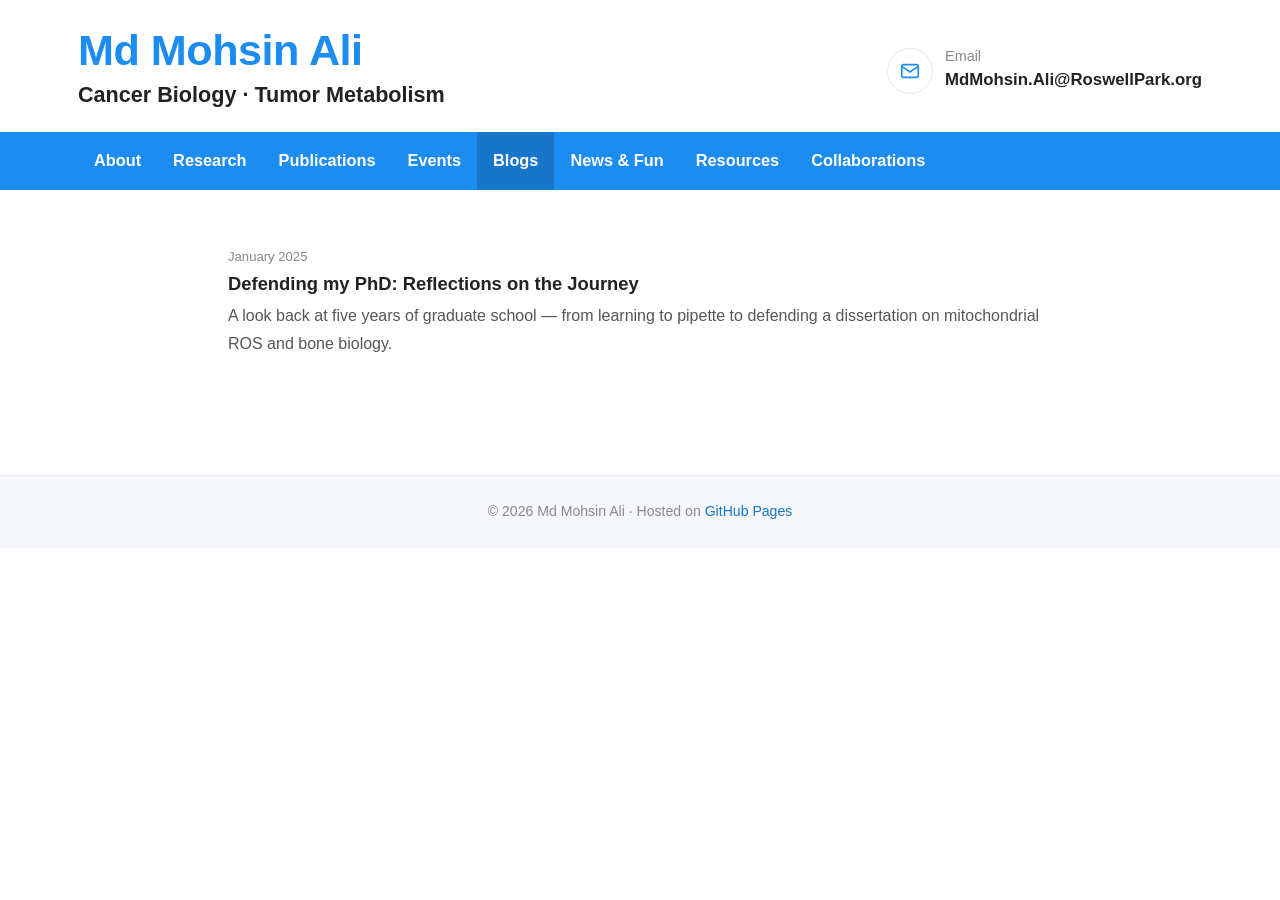
<file: Blog.html>
<!DOCTYPE html>
<html lang="en">
<head>
<meta charset="utf-8" />
<meta name="viewport" content="width=device-width, initial-scale=1" />
<title>Blog — Md Mohsin Ali</title>
<link rel="stylesheet" href="style.css" />
<link rel="icon" href="data:image/svg+xml,%3Csvg xmlns='http://www.w3.org/2000/svg' viewBox='0 0 64 64'%3E%3Crect width='64' height='64' rx='14' fill='%231c8cf0'/%3E%3Ctext x='50%25' y='54%25' font-family='system-ui,sans-serif' font-size='32' font-weight='700' fill='%23fff' text-anchor='middle' dominant-baseline='middle'%3EMA%3C/text%3E%3C/svg%3E" />
</head>
<body>
<header class="site-header">
  <div class="site-title">
    <h1>Md Mohsin Ali</h1>
    <p class="subtitle">Cancer Biology &middot; Tumor Metabolism</p>
  </div>
  <div class="header-contact">
    <span class="icon">
      <svg viewBox="0 0 24 24" fill="none" stroke="currentColor" stroke-width="1.8"><rect x="3" y="5" width="18" height="14" rx="2"/><path d="m3 7 9 6 9-6"/></svg>
    </span>
    <span>
      <div class="label">Email</div>
      <div class="value"><a href="mailto:MdMohsin.Ali@RoswellPark.org">MdMohsin.Ali@RoswellPark.org</a></div>
    </span>
  </div>
</header>

<nav class="navbar">
  <div class="navbar-inner">
    <div class="nav-links">
      <a href="index.html">About</a>
      <a href="research.html">Research</a>
      <a href="Publications.html">Publications</a>
      <a href="Events.html">Events</a>
      <a href="Blog.html" class="active">Blogs</a>
      <a href="News & Fun.html">News & Fun</a>
      <a href="Resources.html">Resources</a>
      <a href="Collaborations.html">Collaborations</a>
    </div>
    <button class="burger" aria-label="Menu" onclick="this.parentElement.querySelector('.nav-links').classList.toggle('open')">
      <svg width="24" height="24" viewBox="0 0 24 24" fill="none" stroke="currentColor" stroke-width="2"><path d="M4 6h16M4 12h16M4 18h16"/></svg>
    </button>
  </div>
</nav>
<div class="container">

  <div class="blog-card">
    <div class="date">January 2025</div>
    <h3><a href="#">Defending my PhD: Reflections on the Journey</a></h3>
    <p>A look back at five years of graduate school — from learning to pipette to defending a dissertation on mitochondrial ROS and bone biology.</p>
  </div>

  <!-- EDIT: add blog posts by copying the blog-card block above. -->
</div>
<footer class="site-footer">&copy; <script>document.write(new Date().getFullYear())</script> Md Mohsin Ali &middot; Hosted on <a href="https://pages.github.com/" target="_blank">GitHub Pages</a></footer>
</body></html>
</file>
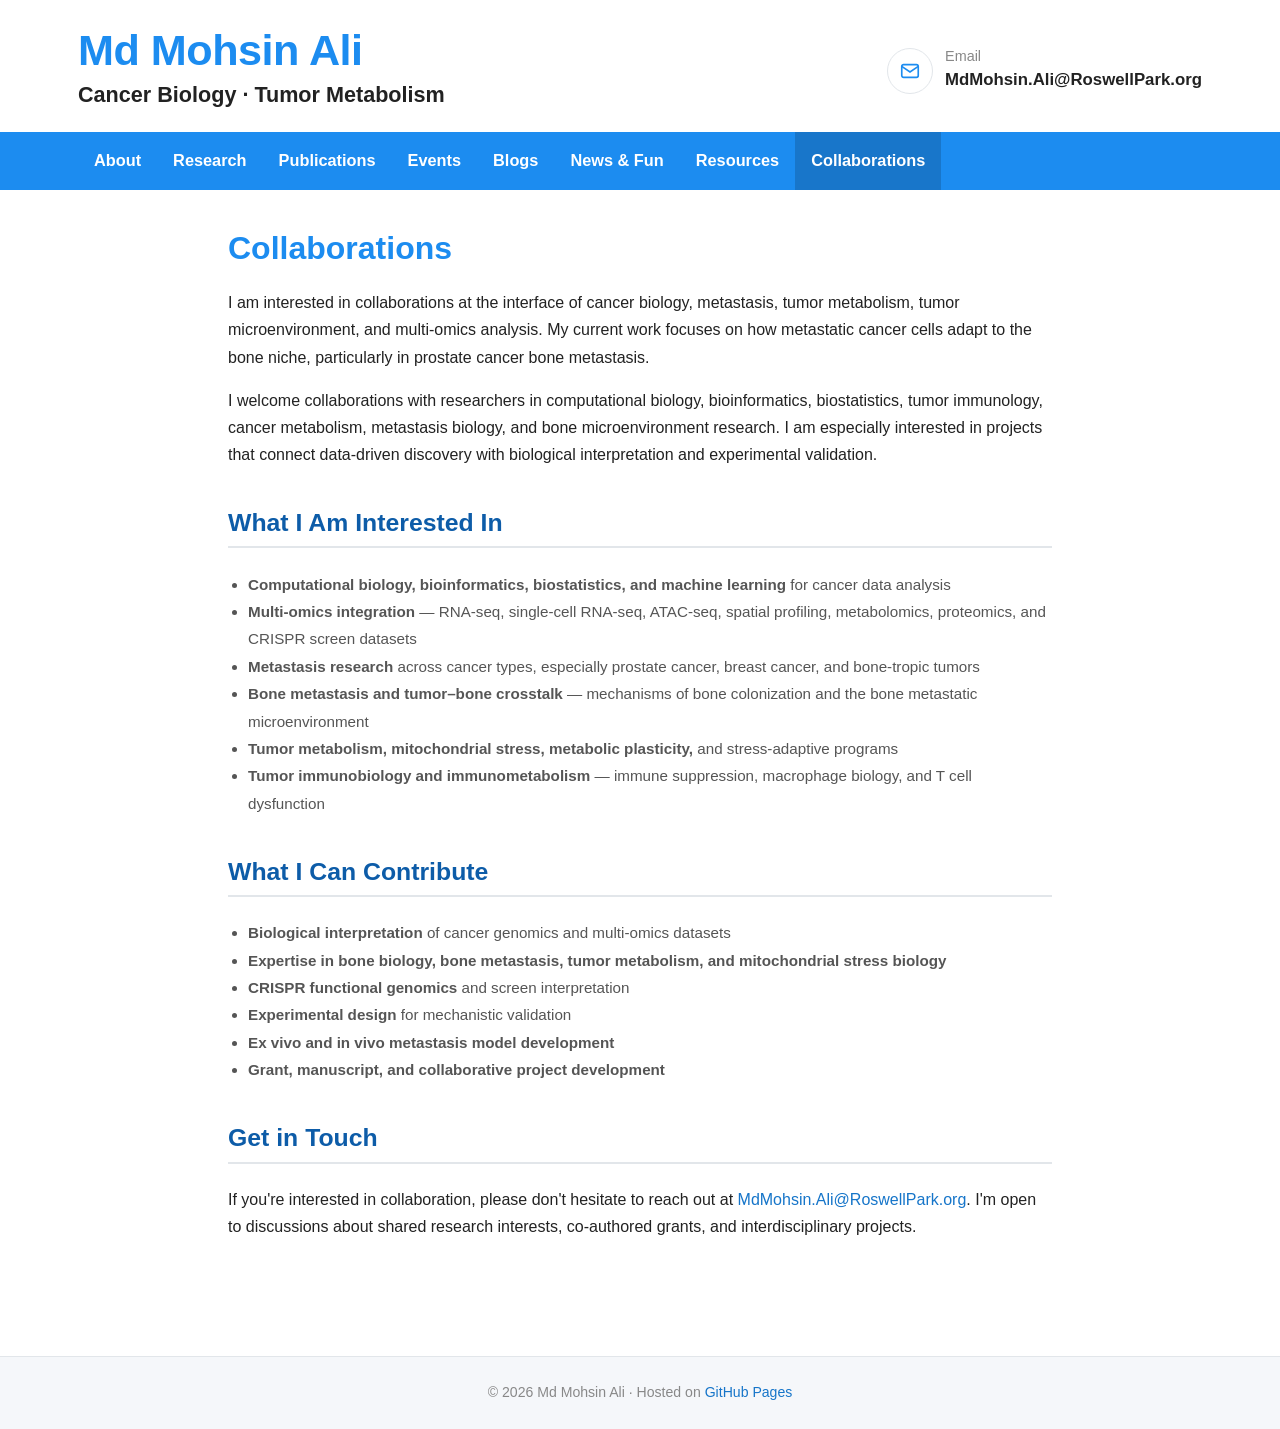
<file: Collaborations.html>
<!DOCTYPE html>
<html lang="en">
<head>
<meta charset="utf-8" />
<meta name="viewport" content="width=device-width, initial-scale=1" />
<title>Collaborations — Md Mohsin Ali</title>
<link rel="stylesheet" href="style.css" />
<link rel="icon" href="data:image/svg+xml,%3Csvg xmlns='http://www.w3.org/2000/svg' viewBox='0 0 64 64'%3E%3Crect width='64' height='64' rx='14' fill='%231c8cf0'/%3E%3Ctext x='50%25' y='54%25' font-family='system-ui,sans-serif' font-size='32' font-weight='700' fill='%23fff' text-anchor='middle' dominant-baseline='middle'%3EMA%3C/text%3E%3C/svg%3E" />
</head>
<body>
<header class="site-header">
  <div class="site-title">
    <h1>Md Mohsin Ali</h1>
    <p class="subtitle">Cancer Biology &middot; Tumor Metabolism</p>
  </div>
  <div class="header-contact">
    <span class="icon">
      <svg viewBox="0 0 24 24" fill="none" stroke="currentColor" stroke-width="1.8"><rect x="3" y="5" width="18" height="14" rx="2"/><path d="m3 7 9 6 9-6"/></svg>
    </span>
    <span>
      <div class="label">Email</div>
      <div class="value"><a href="mailto:MdMohsin.Ali@RoswellPark.org">MdMohsin.Ali@RoswellPark.org</a></div>
    </span>
  </div>
</header>

<nav class="navbar">
  <div class="navbar-inner">
    <div class="nav-links">
      <a href="index.html">About</a>
      <a href="research.html">Research</a>
      <a href="Publications.html">Publications</a>
      <a href="Events.html">Events</a>
      <a href="Blog.html">Blogs</a>
      <a href="News & Fun.html">News & Fun</a>
      <a href="Resources.html">Resources</a>
      <a href="Collaborations.html" class="active">Collaborations</a>
    </div>
    <button class="burger" aria-label="Menu" onclick="this.parentElement.querySelector('.nav-links').classList.toggle('open')">
      <svg width="24" height="24" viewBox="0 0 24 24" fill="none" stroke="currentColor" stroke-width="2"><path d="M4 6h16M4 12h16M4 18h16"/></svg>
    </button>
  </div>
</nav>
<div class="container">
  <h1 style="color:#1c8cf0">Collaborations</h1>

  <p>I am interested in collaborations at the interface of cancer biology, metastasis, tumor metabolism, tumor microenvironment, and multi-omics analysis. My current work focuses on how metastatic cancer cells adapt to the bone niche, particularly in prostate cancer bone metastasis.</p>

  <p>I welcome collaborations with researchers in computational biology, bioinformatics, biostatistics, tumor immunology, cancer metabolism, metastasis biology, and bone microenvironment research. I am especially interested in projects that connect data-driven discovery with biological interpretation and experimental validation.</p>

  <h2 class="section-title">What I Am Interested In</h2>
  <ul style="color: var(--text-2); font-size: .95rem; line-height: 1.8; padding-left: 20px;">
    <li><strong>Computational biology, bioinformatics, biostatistics, and machine learning</strong> for cancer data analysis</li>
    <li><strong>Multi-omics integration</strong> — RNA-seq, single-cell RNA-seq, ATAC-seq, spatial profiling, metabolomics, proteomics, and CRISPR screen datasets</li>
    <li><strong>Metastasis research</strong> across cancer types, especially prostate cancer, breast cancer, and bone-tropic tumors</li>
    <li><strong>Bone metastasis and tumor–bone crosstalk</strong> — mechanisms of bone colonization and the bone metastatic microenvironment</li>
    <li><strong>Tumor metabolism, mitochondrial stress, metabolic plasticity,</strong> and stress-adaptive programs</li>
    <li><strong>Tumor immunobiology and immunometabolism</strong> — immune suppression, macrophage biology, and T cell dysfunction</li>
  </ul>

  <h2 class="section-title">What I Can Contribute</h2>
  <ul style="color: var(--text-2); font-size: .95rem; line-height: 1.8; padding-left: 20px;">
    <li><strong>Biological interpretation</strong> of cancer genomics and multi-omics datasets</li>
    <li><strong>Expertise in bone biology, bone metastasis, tumor metabolism, and mitochondrial stress biology</strong></li>
    <li><strong>CRISPR functional genomics</strong> and screen interpretation</li>
    <li><strong>Experimental design</strong> for mechanistic validation</li>
    <li><strong>Ex vivo and in vivo metastasis model development</strong></li>
    <li><strong>Grant, manuscript, and collaborative project development</strong></li>
  </ul>
  <h2 class="section-title">Get in Touch</h2>
  <p>If you're interested in collaboration, please don't hesitate to reach out at <a href="mailto:MdMohsin.Ali@RoswellPark.org">MdMohsin.Ali@RoswellPark.org</a>. I'm open to discussions about shared research interests, co-authored grants, and interdisciplinary projects.</p>

</div>
<footer class="site-footer">&copy; <script>document.write(new Date().getFullYear())</script> Md Mohsin Ali &middot; Hosted on <a href="https://pages.github.com/" target="_blank">GitHub Pages</a></footer>
</body></html>
</file>
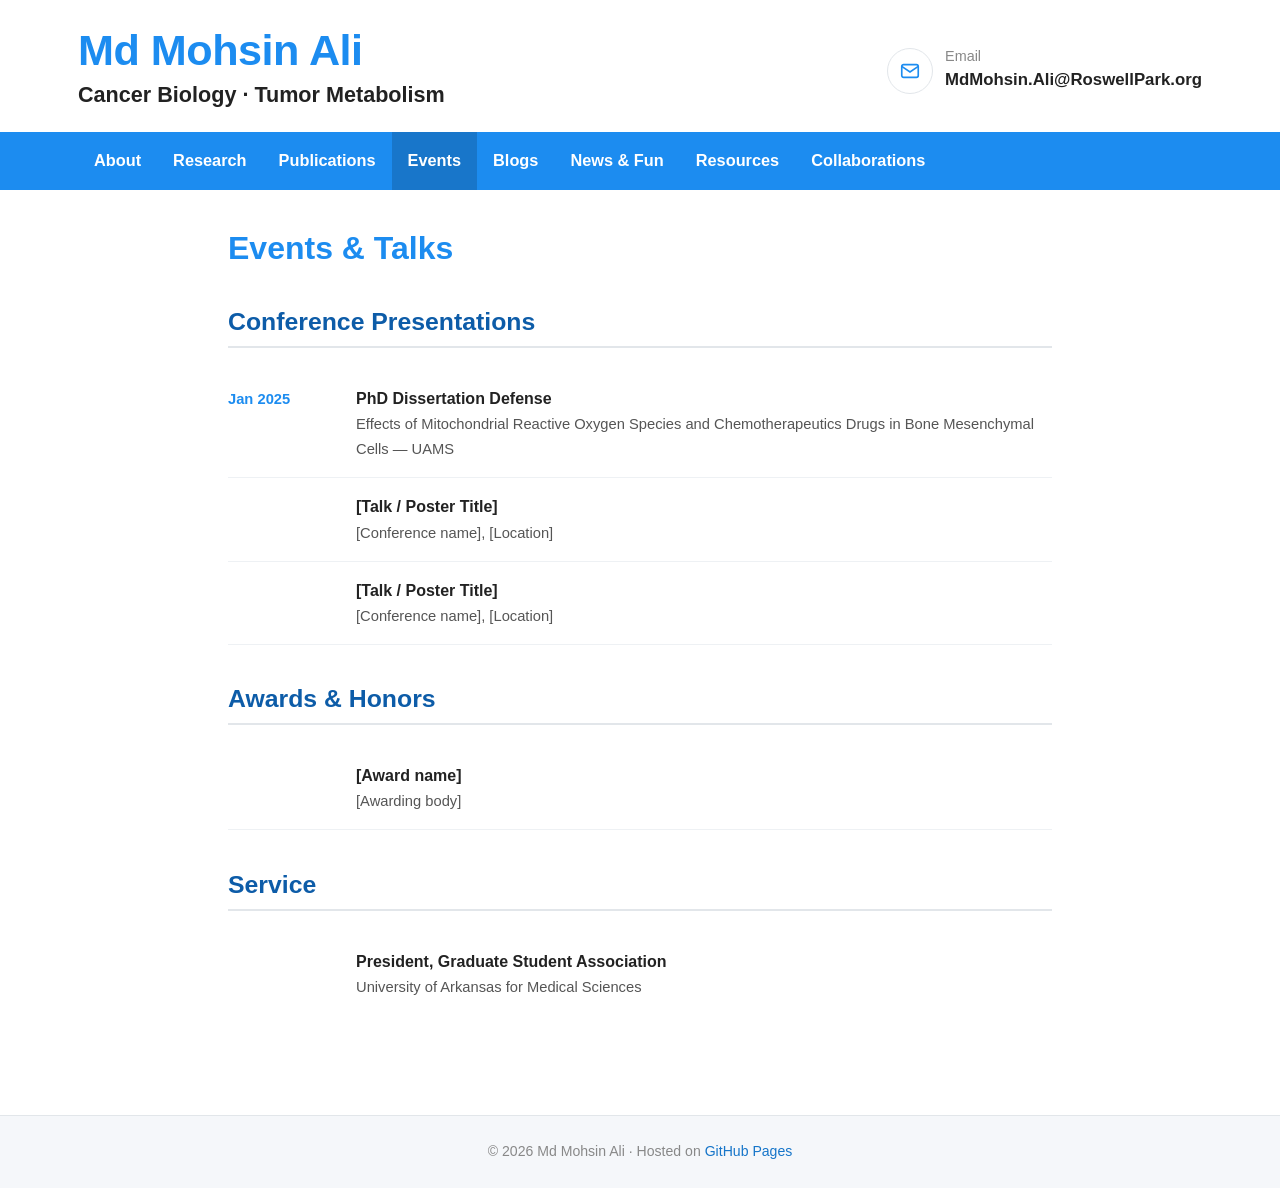
<file: Events.html>
<!DOCTYPE html>
<html lang="en">
<head>
<meta charset="utf-8" />
<meta name="viewport" content="width=device-width, initial-scale=1" />
<title>Events — Md Mohsin Ali</title>
<link rel="stylesheet" href="style.css" />
<link rel="icon" href="data:image/svg+xml,%3Csvg xmlns='http://www.w3.org/2000/svg' viewBox='0 0 64 64'%3E%3Crect width='64' height='64' rx='14' fill='%231c8cf0'/%3E%3Ctext x='50%25' y='54%25' font-family='system-ui,sans-serif' font-size='32' font-weight='700' fill='%23fff' text-anchor='middle' dominant-baseline='middle'%3EMA%3C/text%3E%3C/svg%3E" />
</head>
<body>
<header class="site-header">
  <div class="site-title">
    <h1>Md Mohsin Ali</h1>
    <p class="subtitle">Cancer Biology &middot; Tumor Metabolism</p>
  </div>
  <div class="header-contact">
    <span class="icon">
      <svg viewBox="0 0 24 24" fill="none" stroke="currentColor" stroke-width="1.8"><rect x="3" y="5" width="18" height="14" rx="2"/><path d="m3 7 9 6 9-6"/></svg>
    </span>
    <span>
      <div class="label">Email</div>
      <div class="value"><a href="mailto:MdMohsin.Ali@RoswellPark.org">MdMohsin.Ali@RoswellPark.org</a></div>
    </span>
  </div>
</header>

<nav class="navbar">
  <div class="navbar-inner">
    <div class="nav-links">
      <a href="index.html">About</a>
      <a href="research.html">Research</a>
      <a href="Publications.html">Publications</a>
      <a href="Events.html" class="active">Events</a>
      <a href="Blog.html">Blogs</a>
      <a href="News & Fun.html">News & Fun</a>
      <a href="Resources.html">Resources</a>
      <a href="Collaborations.html">Collaborations</a>
    </div>
    <button class="burger" aria-label="Menu" onclick="this.parentElement.querySelector('.nav-links').classList.toggle('open')">
      <svg width="24" height="24" viewBox="0 0 24 24" fill="none" stroke="currentColor" stroke-width="2"><path d="M4 6h16M4 12h16M4 18h16"/></svg>
    </button>
  </div>
</nav>
<div class="container">
  <h1 style="color:#1c8cf0">Events &amp; Talks</h1>

  <h2 class="section-title">Conference Presentations</h2>
  <div class="event-row">
    <div class="when">Jan 2025</div>
    <div class="what"><strong>PhD Dissertation Defense</strong><div class="sub">Effects of Mitochondrial Reactive Oxygen Species and Chemotherapeutics Drugs in Bone Mesenchymal Cells — UAMS</div></div>
  </div>
  <div class="event-row">
    <div class="when"><!-- EDIT date --></div>
    <div class="what"><strong>[Talk / Poster Title]</strong><div class="sub">[Conference name], [Location]</div></div>
  </div>
  <div class="event-row">
    <div class="when"><!-- EDIT --></div>
    <div class="what"><strong>[Talk / Poster Title]</strong><div class="sub">[Conference name], [Location]</div></div>
  </div>

  <h2 class="section-title">Awards &amp; Honors</h2>
  <div class="event-row">
    <div class="when"><!-- EDIT --></div>
    <div class="what"><strong>[Award name]</strong><div class="sub">[Awarding body]</div></div>
  </div>

  <h2 class="section-title">Service</h2>
  <div class="event-row">
    <div class="when"><!-- EDIT --></div>
    <div class="what"><strong>President, Graduate Student Association</strong><div class="sub">University of Arkansas for Medical Sciences</div></div>
  </div>
</div>
<footer class="site-footer">&copy; <script>document.write(new Date().getFullYear())</script> Md Mohsin Ali &middot; Hosted on <a href="https://pages.github.com/" target="_blank">GitHub Pages</a></footer>
</body></html>
</file>
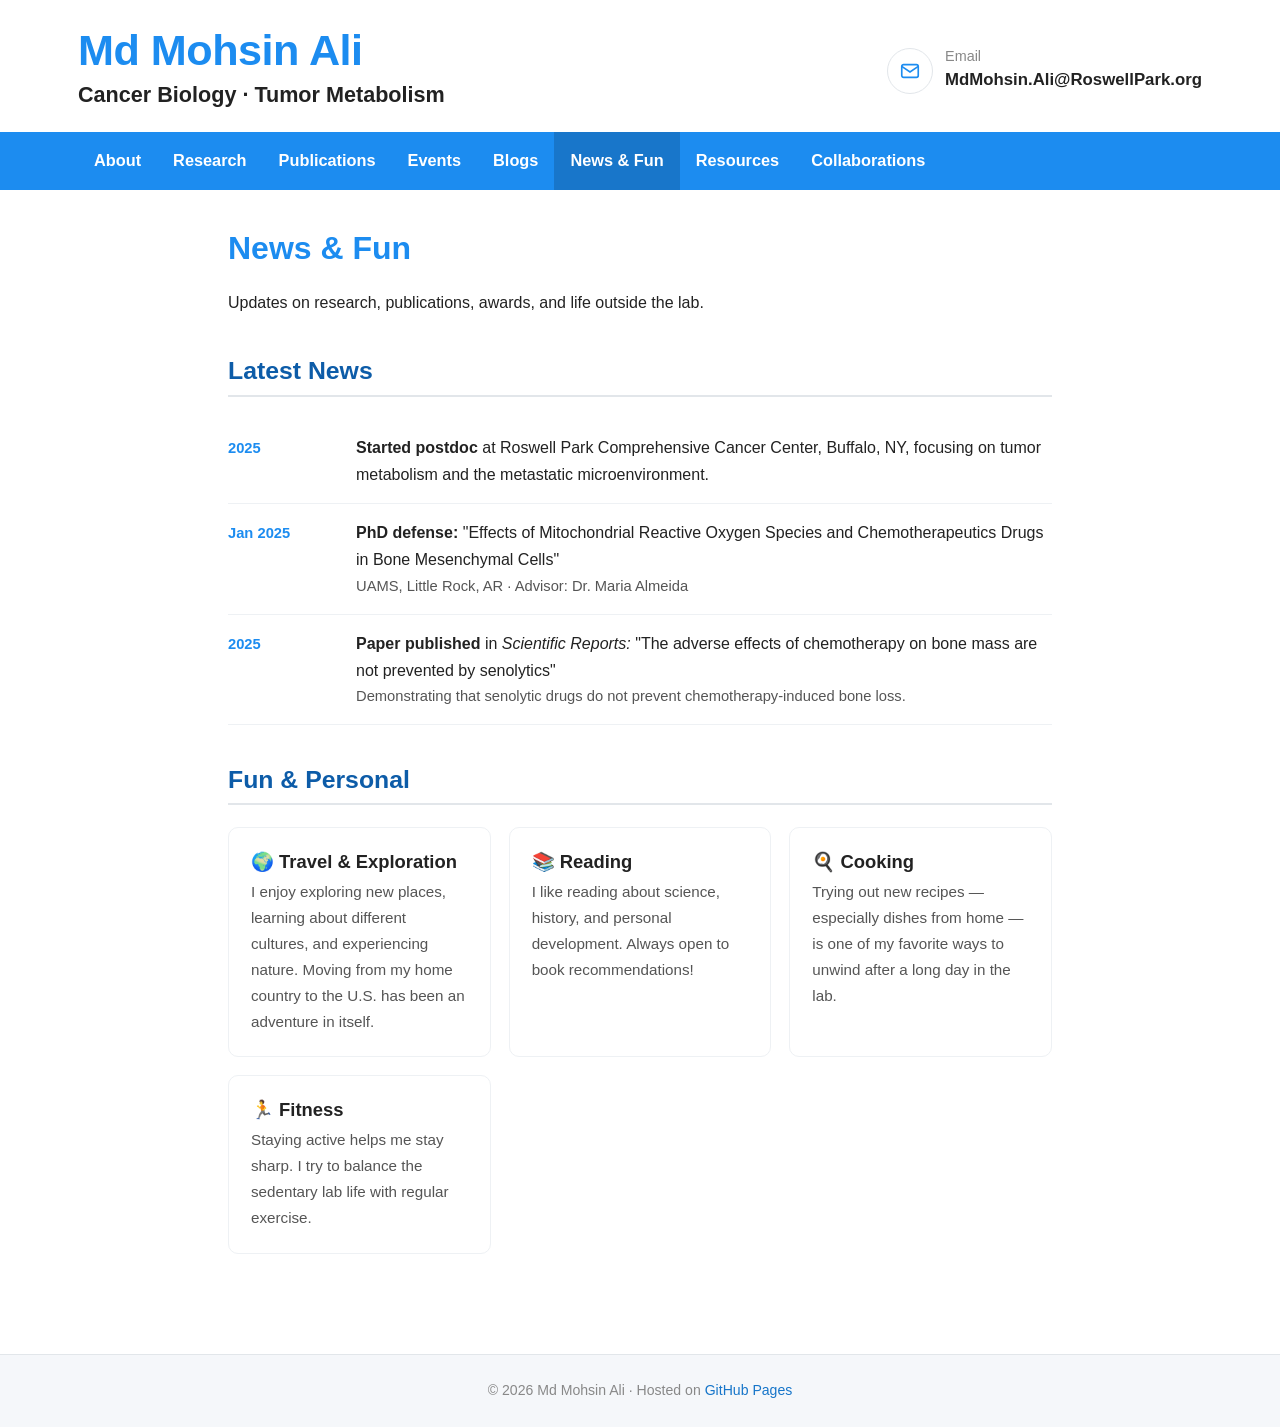
<file: News & Fun.html>
<!DOCTYPE html>
<html lang="en">
<head>
<meta charset="utf-8" />
<meta name="viewport" content="width=device-width, initial-scale=1" />
<title>News & Fun — Md Mohsin Ali</title>
<link rel="stylesheet" href="style.css" />
<link rel="icon" href="data:image/svg+xml,%3Csvg xmlns='http://www.w3.org/2000/svg' viewBox='0 0 64 64'%3E%3Crect width='64' height='64' rx='14' fill='%231c8cf0'/%3E%3Ctext x='50%25' y='54%25' font-family='system-ui,sans-serif' font-size='32' font-weight='700' fill='%23fff' text-anchor='middle' dominant-baseline='middle'%3EMA%3C/text%3E%3C/svg%3E" />
</head>
<body>

<header class="site-header">
  <div class="site-title">
    <h1>Md Mohsin Ali</h1>
    <p class="subtitle">Cancer Biology &middot; Tumor Metabolism</p>
  </div>
  <div class="header-contact">
    <span class="icon">
      <svg viewBox="0 0 24 24" fill="none" stroke="currentColor" stroke-width="1.8"><rect x="3" y="5" width="18" height="14" rx="2"/><path d="m3 7 9 6 9-6"/></svg>
    </span>
    <span>
      <div class="label">Email</div>
      <div class="value"><a href="mailto:MdMohsin.Ali@RoswellPark.org">MdMohsin.Ali@RoswellPark.org</a></div>
    </span>
  </div>
</header>

<nav class="navbar">
  <div class="navbar-inner">
    <div class="nav-links">
      <a href="index.html">About</a>
      <a href="research.html">Research</a>
      <a href="Publications.html">Publications</a>
      <a href="Events.html">Events</a>
      <a href="Blog.html">Blogs</a>
      <a href="News & Fun.html" class="active">News & Fun</a>
      <a href="Resources.html">Resources</a>
      <a href="Collaborations.html">Collaborations</a>
    </div>
    <button class="burger" aria-label="Menu" onclick="this.parentElement.querySelector('.nav-links').classList.toggle('open')">
      <svg width="24" height="24" viewBox="0 0 24 24" fill="none" stroke="currentColor" stroke-width="2"><path d="M4 6h16M4 12h16M4 18h16"/></svg>
    </button>
  </div>
</nav>

<div class="container">
  <h1 style="color:#1c8cf0">News & Fun</h1>
  <p>Updates on research, publications, awards, and life outside the lab.</p>

  <h2 class="section-title">Latest News</h2>
  
  <div class="event-row">
    <div class="when">2025</div>
    <div class="what">
      <strong>Started postdoc</strong> at Roswell Park Comprehensive Cancer Center, Buffalo, NY, focusing on tumor metabolism and the metastatic microenvironment.
    </div>
  </div>

  <div class="event-row">
    <div class="when">Jan 2025</div>
    <div class="what">
      <strong>PhD defense:</strong> "Effects of Mitochondrial Reactive Oxygen Species and Chemotherapeutics Drugs in Bone Mesenchymal Cells"
      <div class="sub">UAMS, Little Rock, AR · Advisor: Dr. Maria Almeida</div>
    </div>
  </div>

  <div class="event-row">
    <div class="when">2025</div>
    <div class="what">
      <strong>Paper published</strong> in <em>Scientific Reports:</em> "The adverse effects of chemotherapy on bone mass are not prevented by senolytics"
      <div class="sub">Demonstrating that senolytic drugs do not prevent chemotherapy-induced bone loss.</div>
    </div>
  </div>

  <!-- EDIT: add more news items by copying event-row blocks -->

  <h2 class="section-title">Fun & Personal</h2>

  <div class="hobby-grid">
    <div class="hobby-card"><h3>🌍 Travel &amp; Exploration</h3><p>I enjoy exploring new places, learning about different cultures, and experiencing nature. Moving from my home country to the U.S. has been an adventure in itself.</p></div>
    <div class="hobby-card"><h3>📚 Reading</h3><p>I like reading about science, history, and personal development. Always open to book recommendations!</p></div>
    <div class="hobby-card"><h3>🍳 Cooking</h3><p>Trying out new recipes — especially dishes from home — is one of my favorite ways to unwind after a long day in the lab.</p></div>
    <div class="hobby-card"><h3>🏃 Fitness</h3><p>Staying active helps me stay sharp. I try to balance the sedentary lab life with regular exercise.</p></div>
  </div>

  <!-- EDIT: customize hobby cards to match your real interests -->

</div>

<footer class="site-footer">&copy; <script>document.write(new Date().getFullYear())</script> Md Mohsin Ali &middot; Hosted on <a href="https://pages.github.com/" target="_blank">GitHub Pages</a></footer>
</body>
</html>
</file>
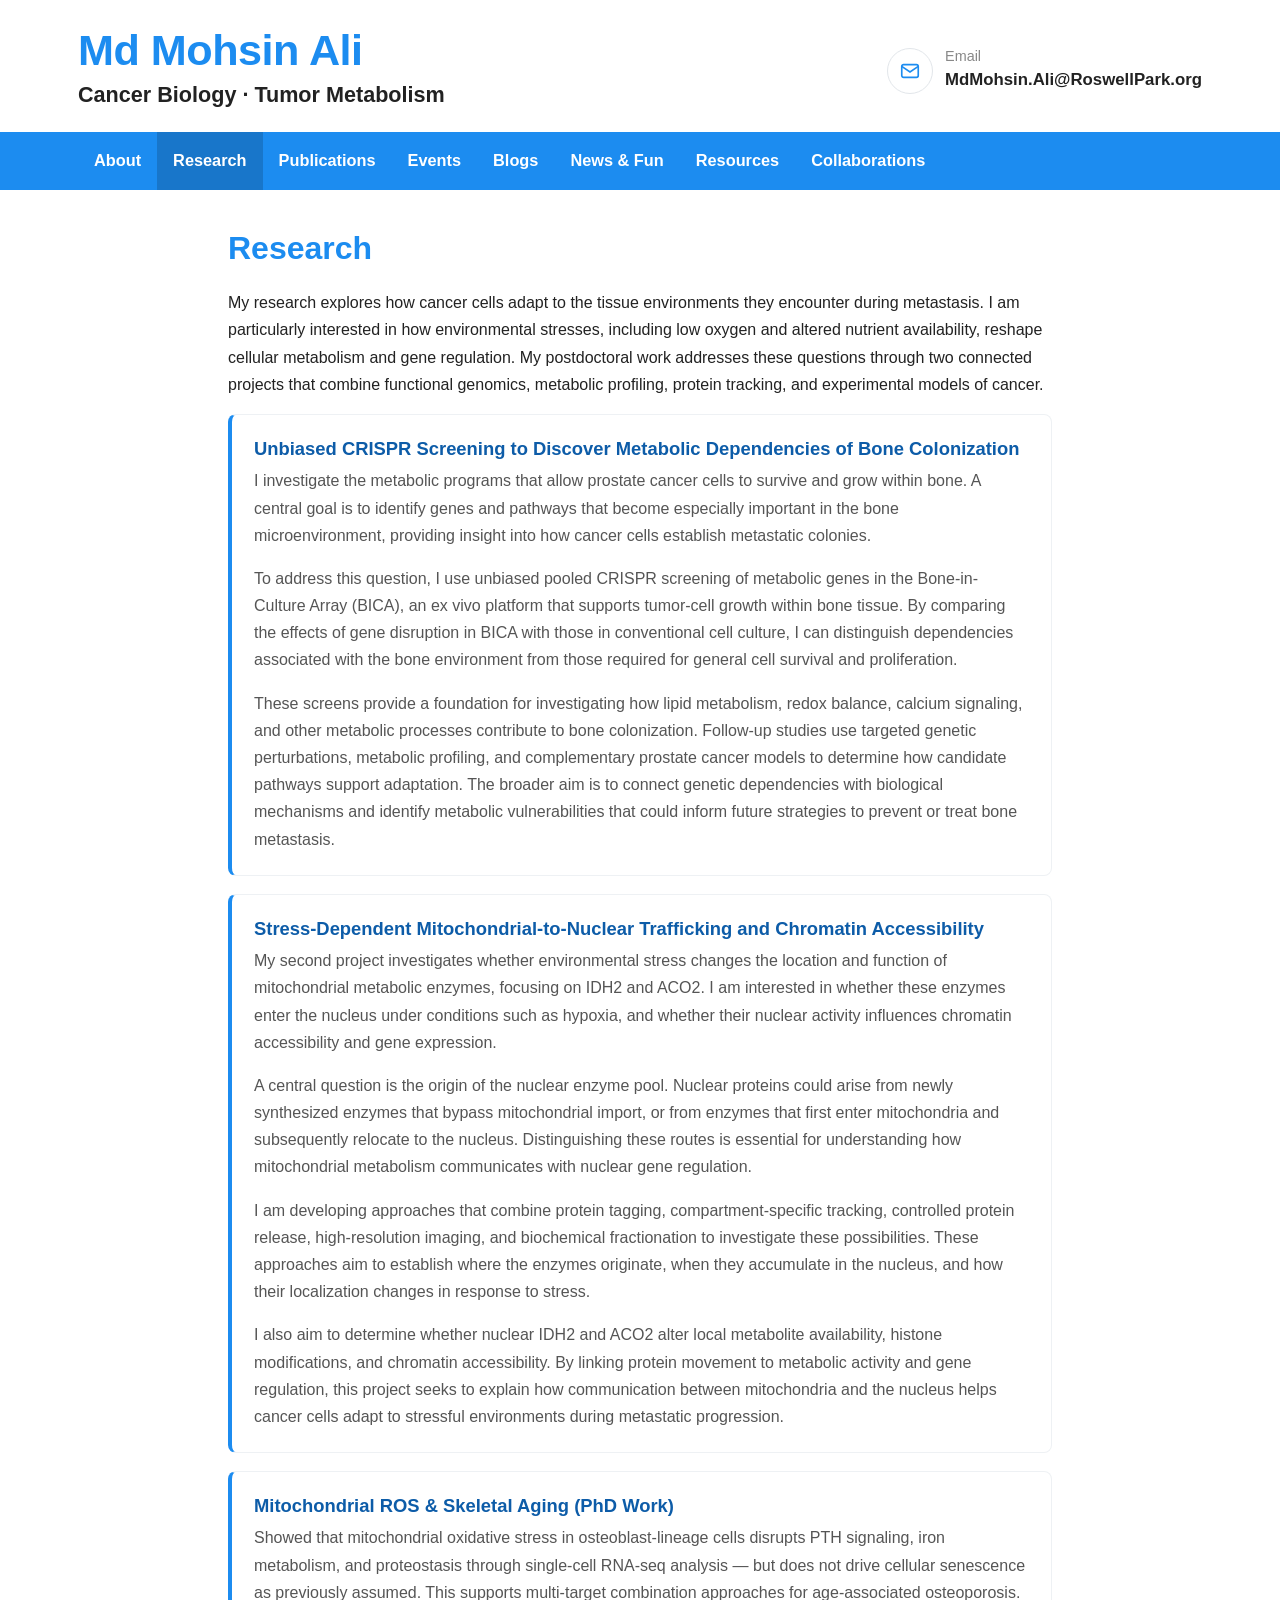
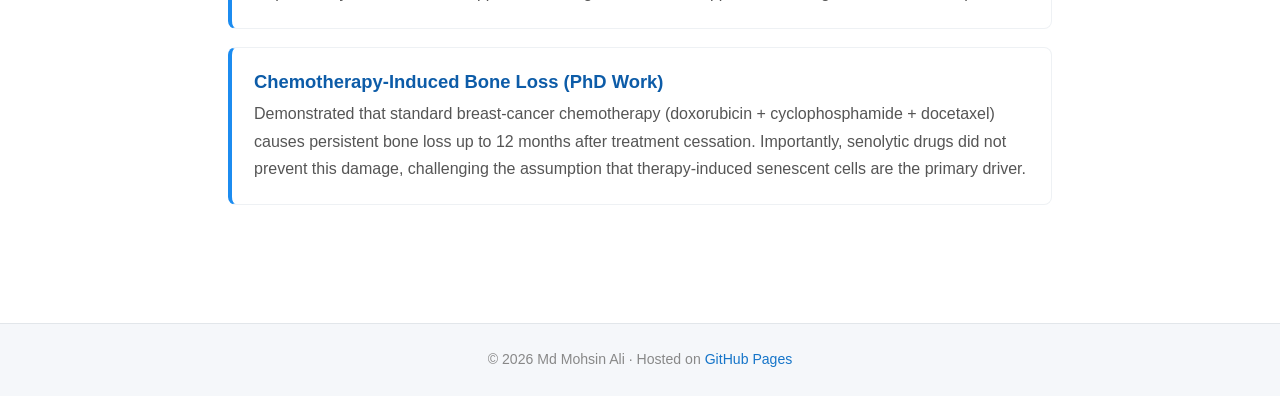
<file: research.html>
<!DOCTYPE html>
<html lang="en">
<head>
<meta charset="utf-8" />
<meta name="viewport" content="width=device-width, initial-scale=1" />
<title>Research — Md Mohsin Ali</title>
<link rel="stylesheet" href="style.css" />
<style>
.research-card p + p { margin-top: 1em; }
</style>
<link rel="icon" href="data:image/svg+xml,%3Csvg xmlns='http://www.w3.org/2000/svg' viewBox='0 0 64 64'%3E%3Crect width='64' height='64' rx='14' fill='%231c8cf0'/%3E%3Ctext x='50%25' y='54%25' font-family='system-ui,sans-serif' font-size='32' font-weight='700' fill='%23fff' text-anchor='middle' dominant-baseline='middle'%3EMA%3C/text%3E%3C/svg%3E" />
</head>
<body>
<header class="site-header">
  <div class="site-title">
    <h1>Md Mohsin Ali</h1>
    <p class="subtitle">Cancer Biology &middot; Tumor Metabolism</p>
  </div>
  <div class="header-contact">
    <span class="icon">
      <svg viewBox="0 0 24 24" fill="none" stroke="currentColor" stroke-width="1.8"><rect x="3" y="5" width="18" height="14" rx="2"/><path d="m3 7 9 6 9-6"/></svg>
    </span>
    <span>
      <div class="label">Email</div>
      <div class="value"><a href="mailto:MdMohsin.Ali@RoswellPark.org">MdMohsin.Ali@RoswellPark.org</a></div>
    </span>
  </div>
</header>

<nav class="navbar">
  <div class="navbar-inner">
    <div class="nav-links">
      <a href="index.html">About</a>
      <a href="research.html" class="active">Research</a>
      <a href="Publications.html">Publications</a>
      <a href="Events.html">Events</a>
      <a href="Blog.html">Blogs</a>
      <a href="News & Fun.html">News & Fun</a>
      <a href="Resources.html">Resources</a>
      <a href="Collaborations.html">Collaborations</a>
    </div>
    <button class="burger" aria-label="Menu" onclick="this.parentElement.querySelector('.nav-links').classList.toggle('open')">
      <svg width="24" height="24" viewBox="0 0 24 24" fill="none" stroke="currentColor" stroke-width="2"><path d="M4 6h16M4 12h16M4 18h16"/></svg>
    </button>
  </div>
</nav>
<div class="container">
  <h1 style="color:#1c8cf0">Research</h1>
  <p>My research explores how cancer cells adapt to the tissue environments they encounter during metastasis. I am particularly interested in how environmental stresses, including low oxygen and altered nutrient availability, reshape cellular metabolism and gene regulation. My postdoctoral work addresses these questions through two connected projects that combine functional genomics, metabolic profiling, protein tracking, and experimental models of cancer.</p>

  <div class="research-card">
    <h3>Unbiased CRISPR Screening to Discover Metabolic Dependencies of Bone Colonization</h3>
    <p>I investigate the metabolic programs that allow prostate cancer cells to survive and grow within bone. A central goal is to identify genes and pathways that become especially important in the bone microenvironment, providing insight into how cancer cells establish metastatic colonies.</p>
    <p>To address this question, I use unbiased pooled CRISPR screening of metabolic genes in the Bone-in-Culture Array (BICA), an ex vivo platform that supports tumor-cell growth within bone tissue. By comparing the effects of gene disruption in BICA with those in conventional cell culture, I can distinguish dependencies associated with the bone environment from those required for general cell survival and proliferation.</p>
    <p>These screens provide a foundation for investigating how lipid metabolism, redox balance, calcium signaling, and other metabolic processes contribute to bone colonization. Follow-up studies use targeted genetic perturbations, metabolic profiling, and complementary prostate cancer models to determine how candidate pathways support adaptation. The broader aim is to connect genetic dependencies with biological mechanisms and identify metabolic vulnerabilities that could inform future strategies to prevent or treat bone metastasis.</p>
  </div>
  <div class="research-card">
    <h3>Stress-Dependent Mitochondrial-to-Nuclear Trafficking and Chromatin Accessibility</h3>
    <p>My second project investigates whether environmental stress changes the location and function of mitochondrial metabolic enzymes, focusing on IDH2 and ACO2. I am interested in whether these enzymes enter the nucleus under conditions such as hypoxia, and whether their nuclear activity influences chromatin accessibility and gene expression.</p>
    <p>A central question is the origin of the nuclear enzyme pool. Nuclear proteins could arise from newly synthesized enzymes that bypass mitochondrial import, or from enzymes that first enter mitochondria and subsequently relocate to the nucleus. Distinguishing these routes is essential for understanding how mitochondrial metabolism communicates with nuclear gene regulation.</p>
    <p>I am developing approaches that combine protein tagging, compartment-specific tracking, controlled protein release, high-resolution imaging, and biochemical fractionation to investigate these possibilities. These approaches aim to establish where the enzymes originate, when they accumulate in the nucleus, and how their localization changes in response to stress.</p>
    <p>I also aim to determine whether nuclear IDH2 and ACO2 alter local metabolite availability, histone modifications, and chromatin accessibility. By linking protein movement to metabolic activity and gene regulation, this project seeks to explain how communication between mitochondria and the nucleus helps cancer cells adapt to stressful environments during metastatic progression.</p>
  </div>
  <div class="research-card">
    <h3>Mitochondrial ROS &amp; Skeletal Aging (PhD Work)</h3>
    <p>Showed that mitochondrial oxidative stress in osteoblast-lineage cells disrupts PTH signaling, iron metabolism, and proteostasis through single-cell RNA-seq analysis — but does not drive cellular senescence as previously assumed. This supports multi-target combination approaches for age-associated osteoporosis.</p>
  </div>
  <div class="research-card">
    <h3>Chemotherapy-Induced Bone Loss (PhD Work)</h3>
    <p>Demonstrated that standard breast-cancer chemotherapy (doxorubicin + cyclophosphamide + docetaxel) causes persistent bone loss up to 12 months after treatment cessation. Importantly, senolytic drugs did not prevent this damage, challenging the assumption that therapy-induced senescent cells are the primary driver.</p>
  </div>
</div>
<footer class="site-footer">&copy; <script>document.write(new Date().getFullYear())</script> Md Mohsin Ali &middot; Hosted on <a href="https://pages.github.com/" target="_blank">GitHub Pages</a></footer>
</body></html>
</file>
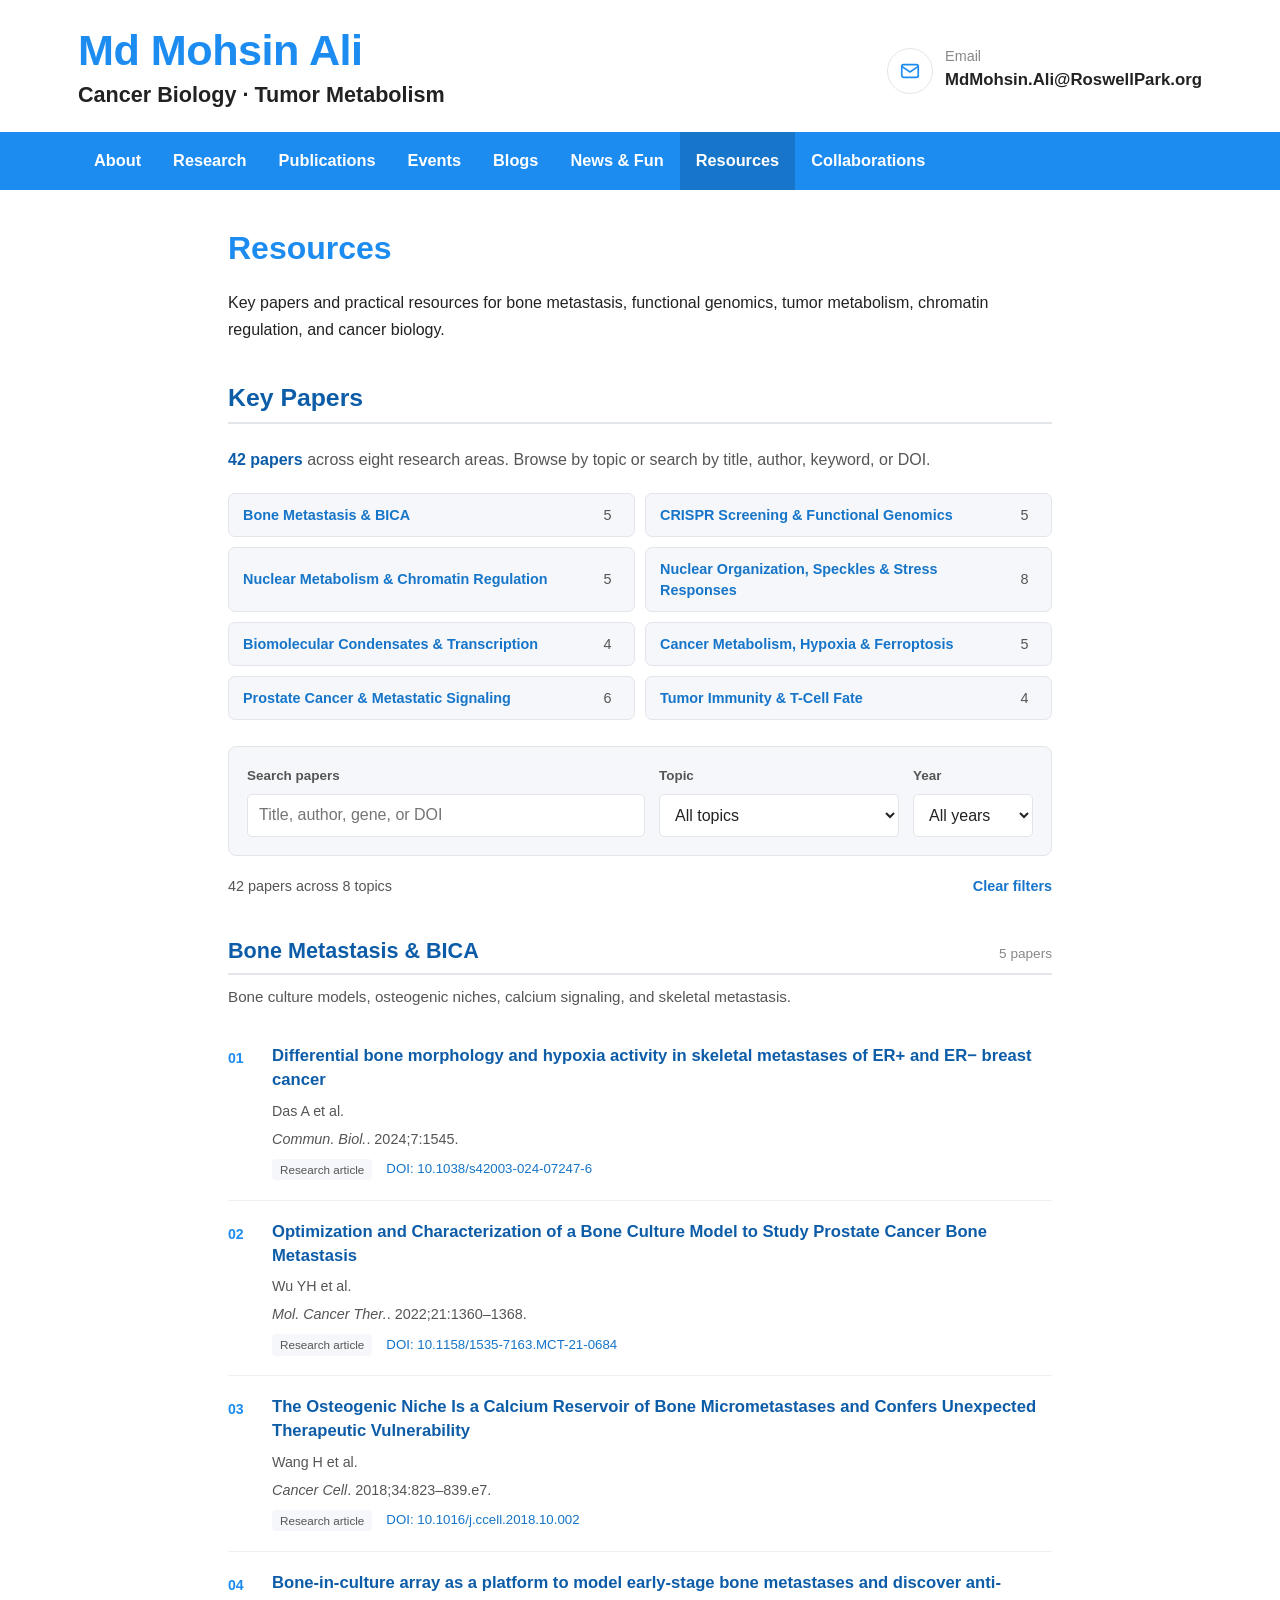
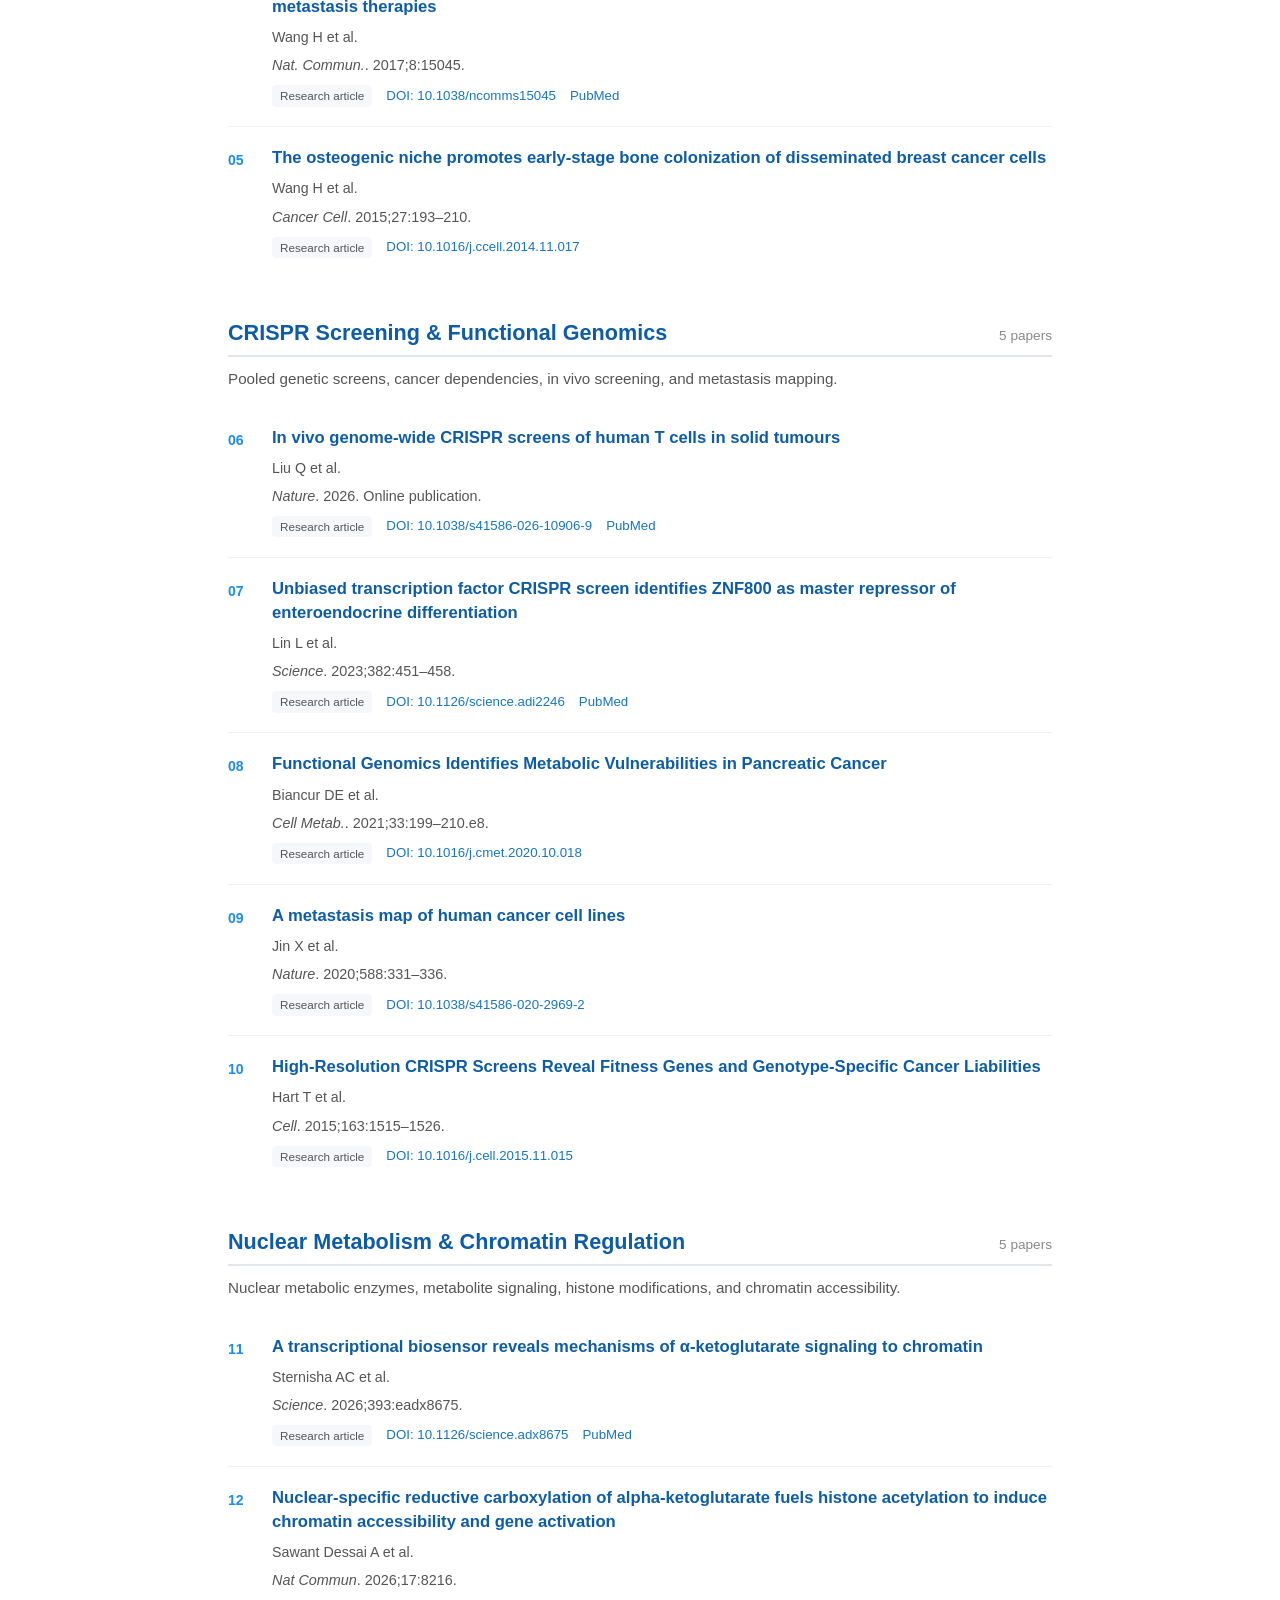
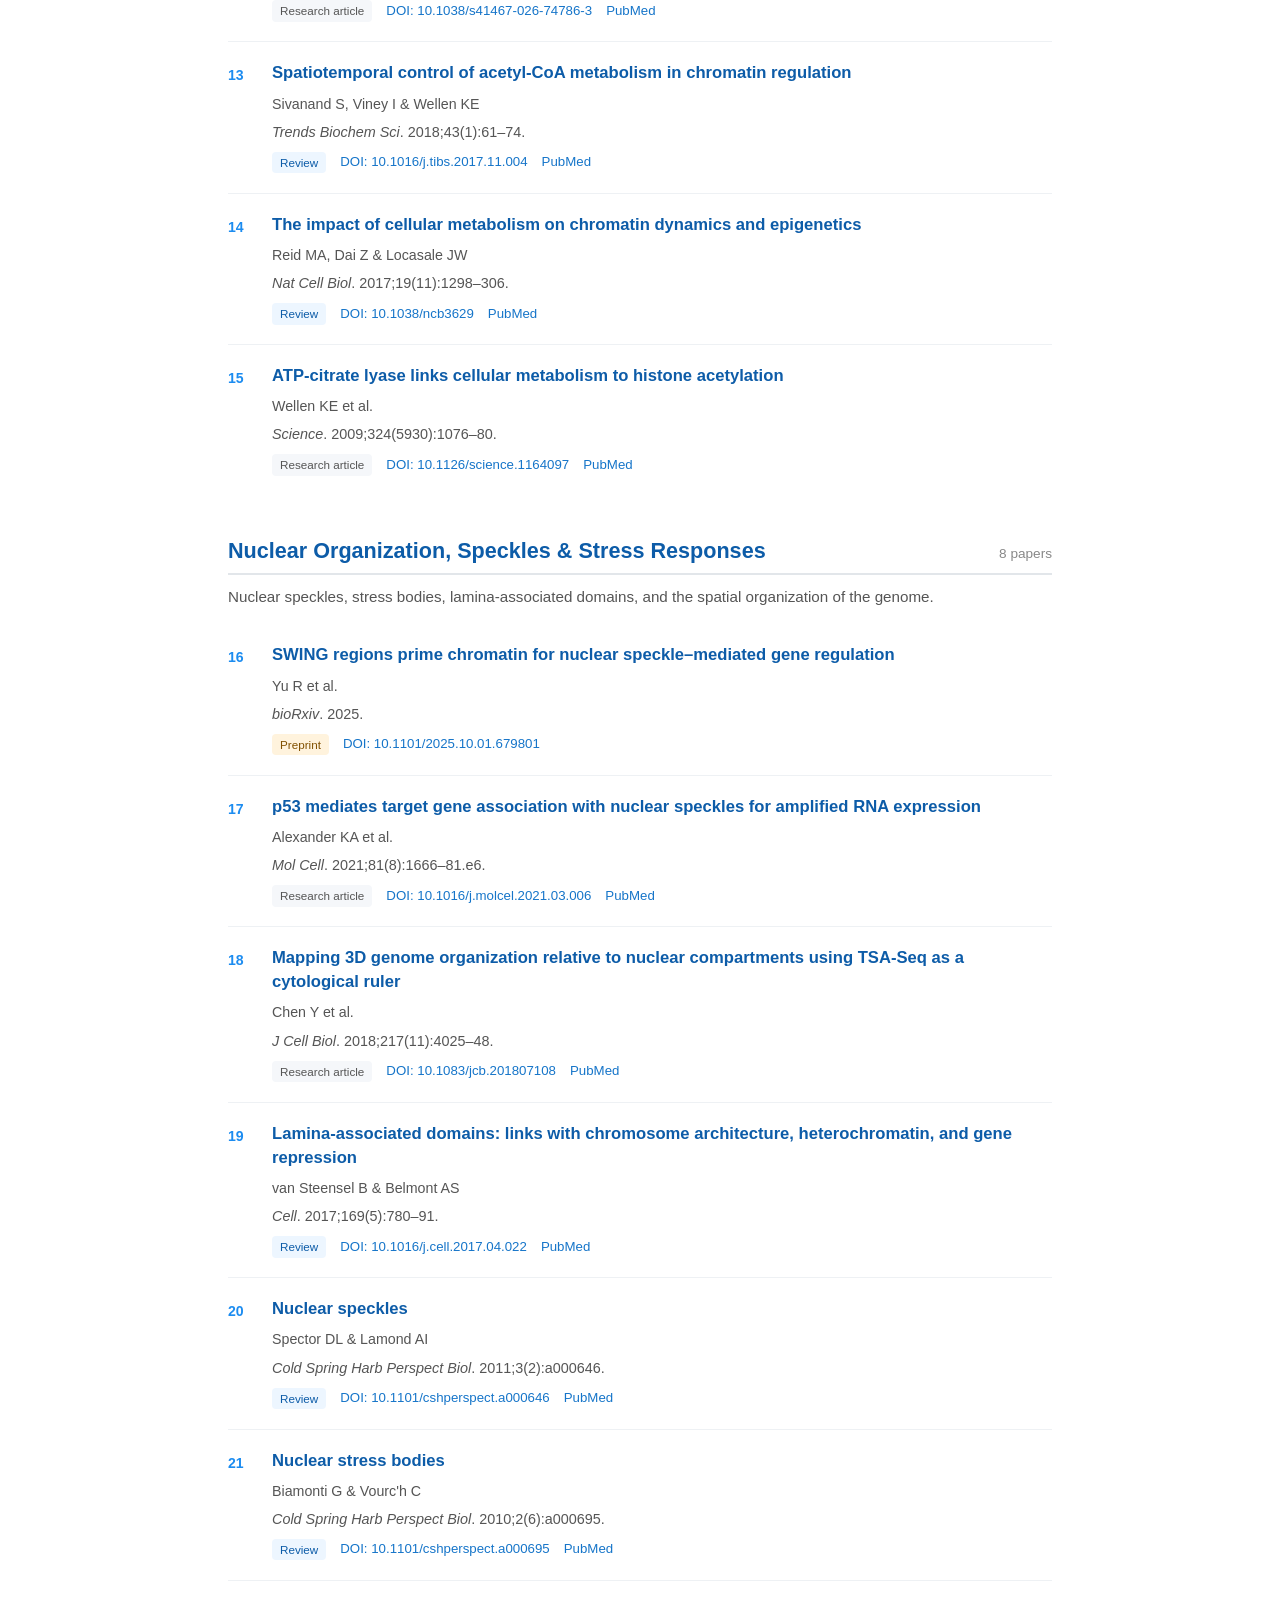
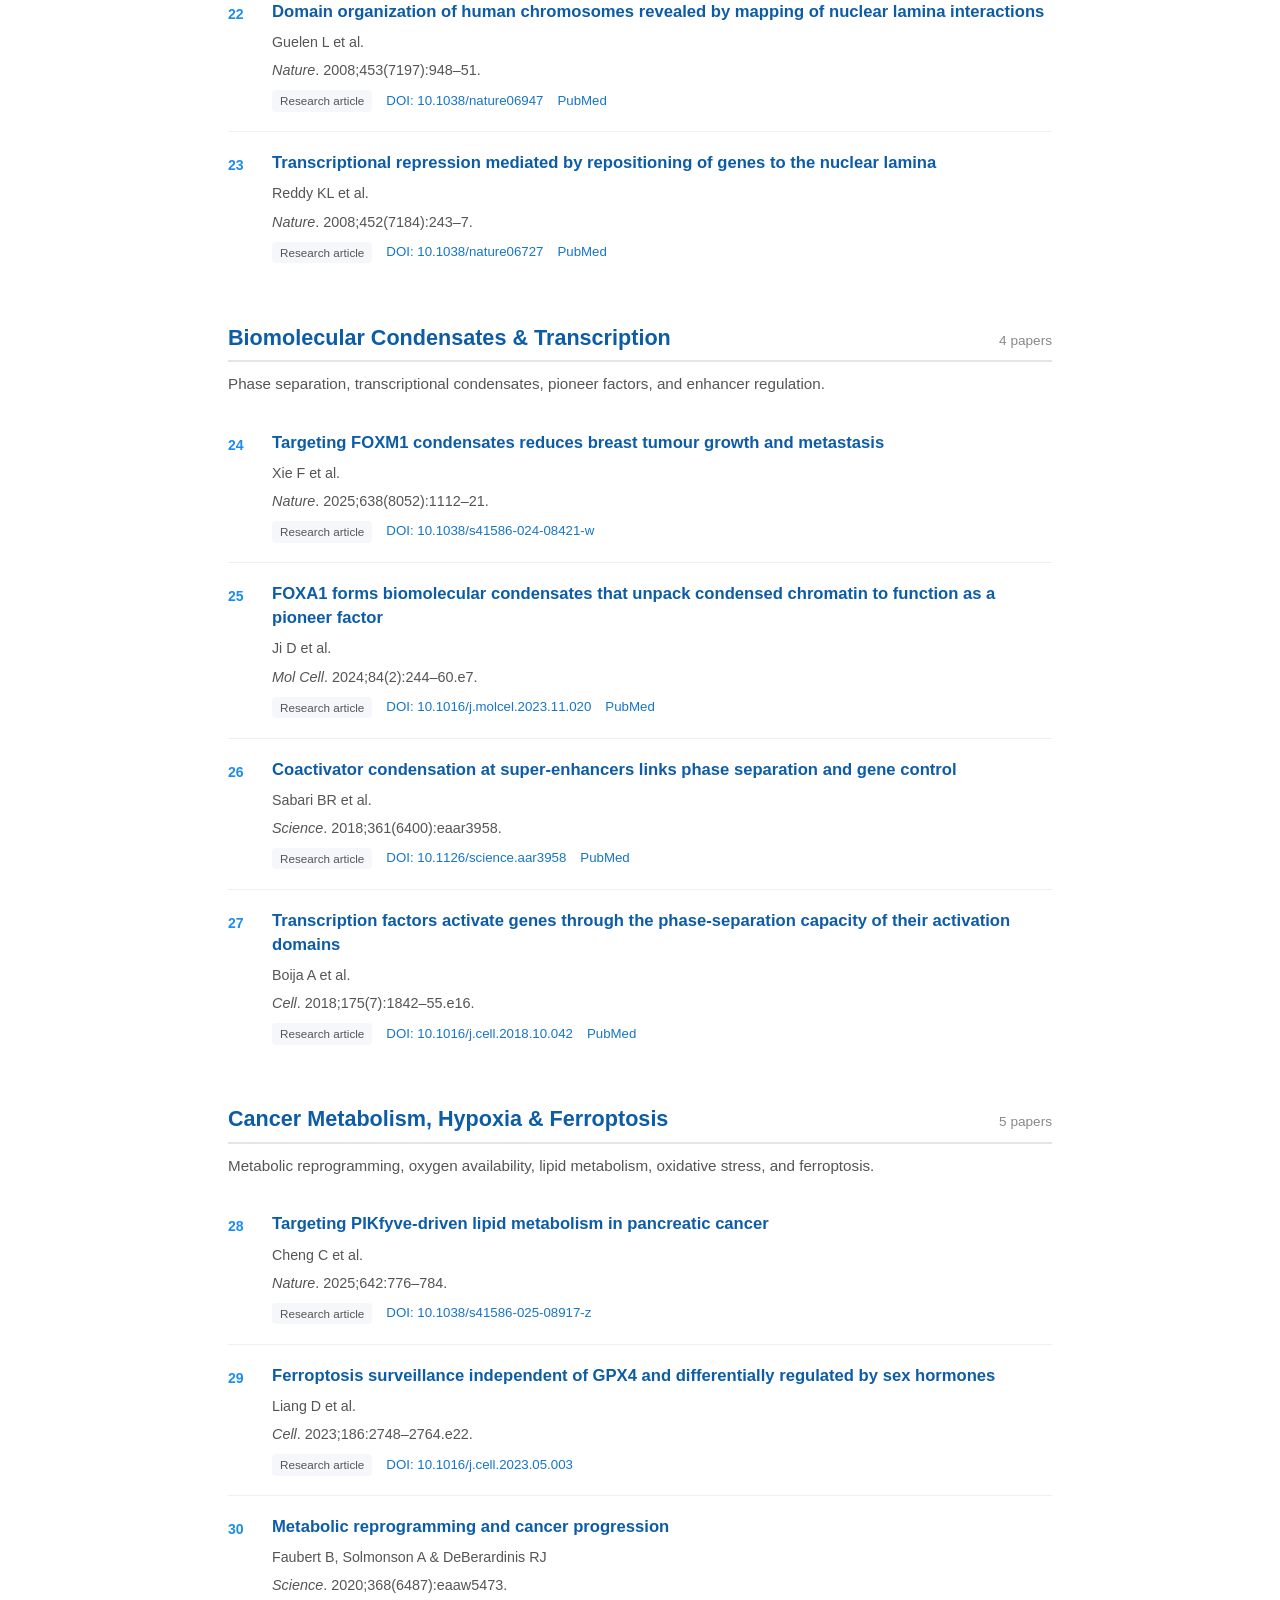
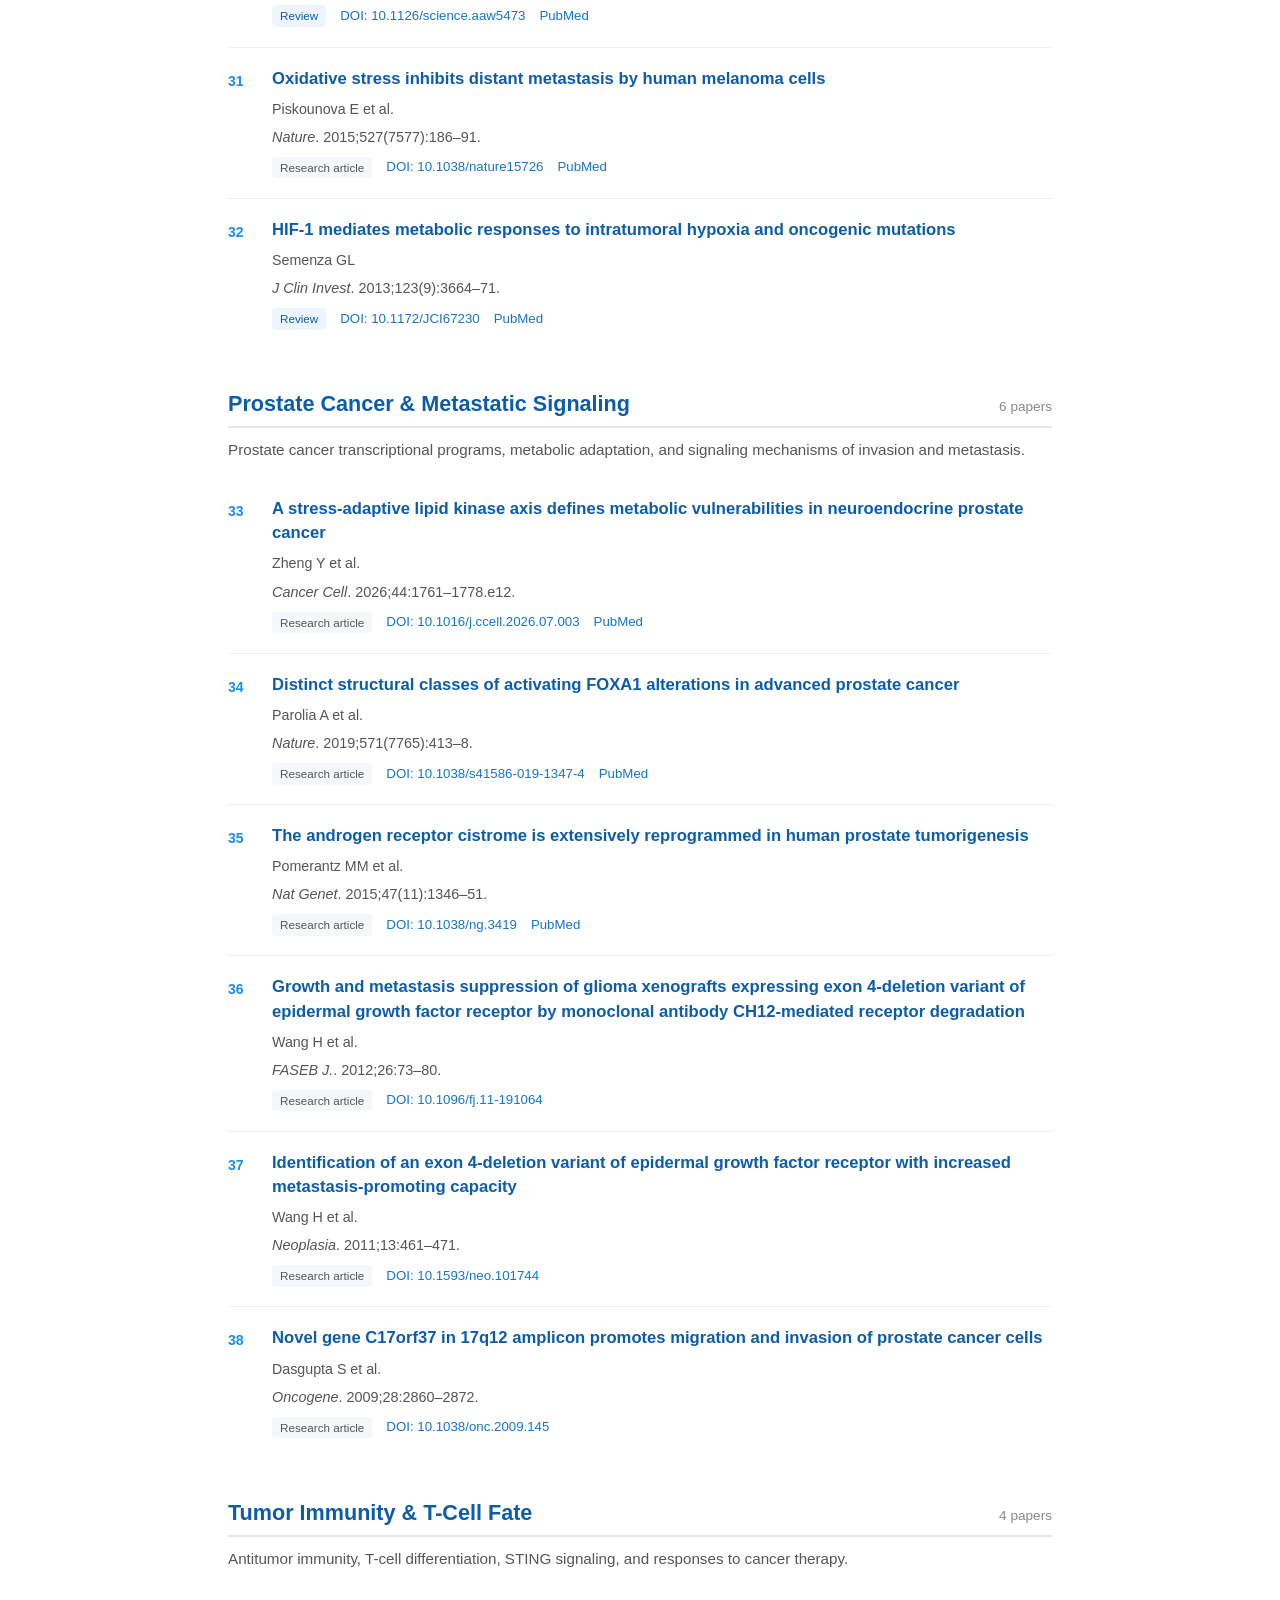
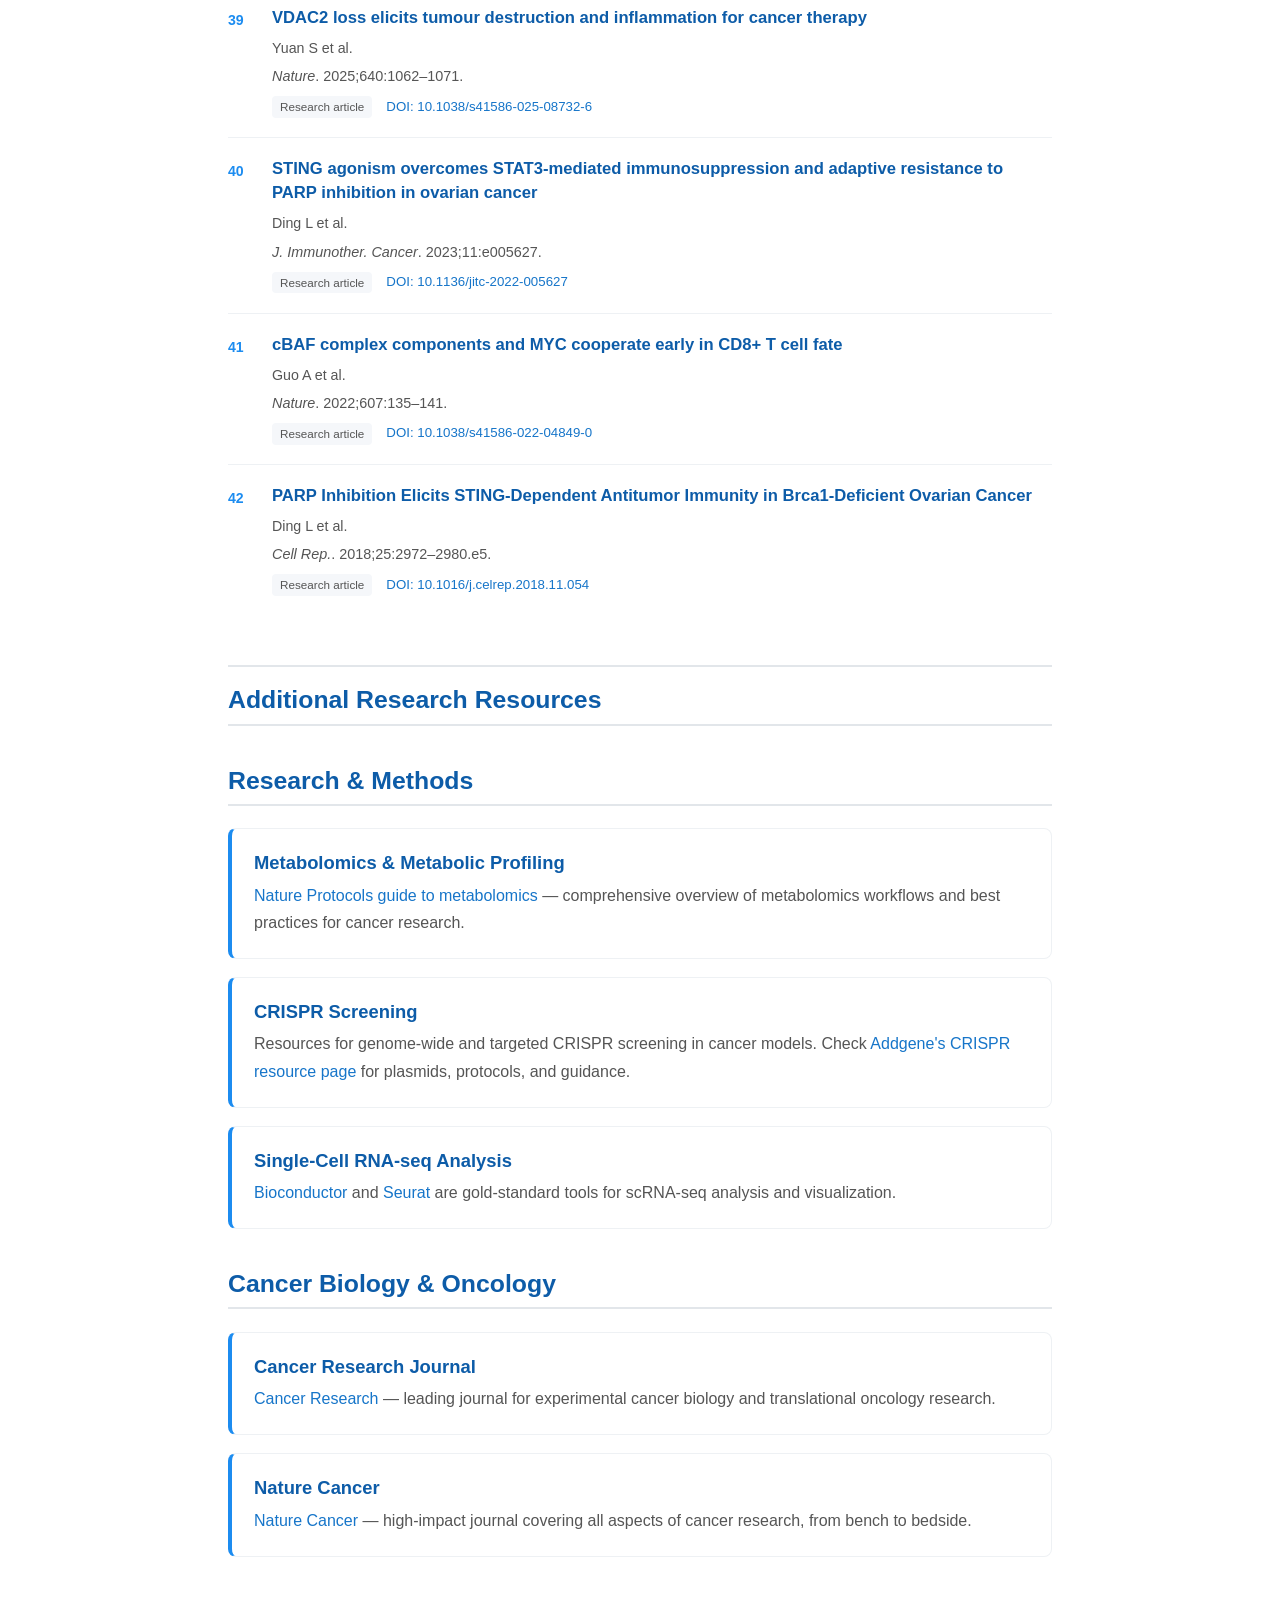
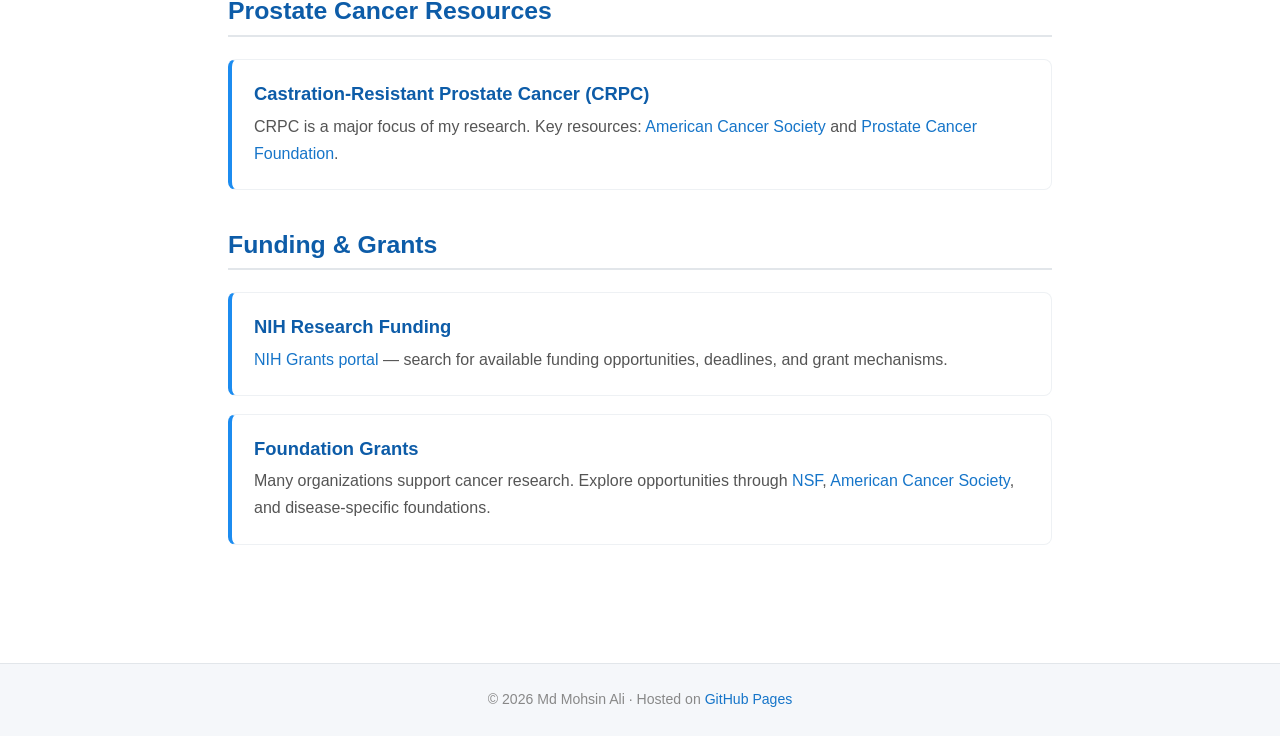
<file: Resources.html>
<!DOCTYPE html>
<html lang="en">
<head>
<meta charset="utf-8" />
<meta name="viewport" content="width=device-width, initial-scale=1" />
<title>Resources — Md Mohsin Ali</title>
<style>
/* ==========================================================
   Md Mohsin Ali — Academic Portfolio
   Header style inspired by lab-website layout:
   big title + subtitle, email block, solid blue nav bar
   ========================================================== */

:root {
  --blue:      #1c8cf0;
  --blue-dark: #1675c9;
  --blue-deep: #0d5ca8;
  --text:      #222;
  --text-2:    #555;
  --text-3:    #888;
  --bg:        #fff;
  --bg-alt:    #f5f7fa;
  --border:    #e2e6ea;
  --border-2:  #eef1f4;
  --nav-bg:    #1c8cf0;
  --nav-link:  #ffffff;
  --sans:  -apple-system, BlinkMacSystemFont, "Segoe UI", Helvetica, Arial, sans-serif;
  --serif: Georgia, "Times New Roman", serif;
  --maxw:  1180px;
  --content-maxw: 880px;
}

*, *::before, *::after { box-sizing: border-box; }
html { scroll-behavior: smooth; }
body {
  margin: 0;
  font-family: var(--sans);
  font-size: 16px;
  line-height: 1.7;
  color: var(--text);
  background: var(--bg);
  -webkit-font-smoothing: antialiased;
}
a { color: var(--blue-dark); text-decoration: none; }
a:hover { text-decoration: underline; }
img { max-width: 100%; display: block; }
h1, h2, h3, h4 { line-height: 1.25; }
p { margin: 0 0 1em; }
hr { border: none; border-top: 1px solid var(--border-2); margin: 2em 0; }
::selection { background: rgba(28,140,240,.18); }
:focus-visible { outline: 2px solid var(--blue); outline-offset: 2px; }

/* ========== HEADER ========== */
.site-header {
  max-width: var(--maxw);
  margin: 0 auto;
  padding: 28px 28px 18px;
  display: flex;
  align-items: center;
  justify-content: space-between;
  gap: 24px;
  flex-wrap: wrap;
}
.site-title h1 {
  margin: 0;
  font-size: 2.7rem;
  font-weight: 800;
  color: var(--blue);
  letter-spacing: -.5px;
  line-height: 1.05;
}
.site-title .subtitle {
  margin: 4px 0 0;
  font-size: 1.35rem;
  font-weight: 700;
  color: var(--text);
}
.header-contact { display: flex; align-items: center; gap: 12px; }
.header-contact .icon {
  width: 46px; height: 46px;
  border: 1.5px solid var(--border);
  border-radius: 50%;
  display: grid; place-items: center;
  color: var(--blue); flex-shrink: 0;
}
.header-contact .icon svg { width: 22px; height: 22px; }
.header-contact .label { font-size: .9rem; color: var(--text-3); line-height: 1.3; }
.header-contact .value { font-size: 1.05rem; font-weight: 600; color: var(--text); }
.header-contact .value a { color: var(--text); }
.header-contact .value a:hover { color: var(--blue); text-decoration: none; }

/* ========== BLUE NAV BAR ========== */
.navbar { background: var(--nav-bg); position: sticky; top: 0; z-index: 100; }
.navbar-inner {
  max-width: var(--maxw);
  margin: 0 auto;
  padding: 0 28px;
  display: flex;
  align-items: center;
}
.navbar .nav-links { display: flex; align-items: center; flex-wrap: wrap; }
.navbar a {
  color: var(--nav-link);
  font-size: 1.02rem;
  font-weight: 600;
  padding: 15px 16px;
  display: inline-block;
  transition: background .15s;
  white-space: nowrap;
}
.navbar a:hover { background: rgba(255,255,255,.18); text-decoration: none; }
.navbar a.active { background: rgba(0,0,0,.16); }
.burger {
  display: none;
  background: none; border: none; cursor: pointer;
  color: #fff; padding: 14px 16px; margin-left: auto;
}
.burger svg { display: block; }

/* ========== CONTENT ========== */
.container { max-width: var(--content-maxw); margin: 0 auto; padding: 38px 28px 60px; }
.container.wide { max-width: var(--maxw); }
.container h1:first-child, .container h2:first-child { margin-top: 0; }

h2.section-title {
  font-size: 1.55rem;
  color: var(--blue-deep);
  border-bottom: 2px solid var(--border);
  padding-bottom: .3em;
  margin: 1.6em 0 .9em;
}
h2.section-title:first-child { margin-top: 0; }
h3 { font-size: 1.15rem; margin: 0 0 .4em; }

/* intro: photo + text */
.intro { display: flex; gap: 32px; align-items: flex-start; margin-bottom: 10px; }
.intro .photo { width: 210px; flex-shrink: 0; border-radius: 10px; border: 1px solid var(--border); }
.intro .intro-text { flex: 1; min-width: 0; }
.intro .intro-text h1 { margin: 0 0 .2em; font-size: 1.9rem; }
.intro .role { color: var(--text-2); font-size: 1.05rem; margin-bottom: .8em; }

/* social row */
.social-row { display: flex; flex-wrap: wrap; gap: 10px; margin: 16px 0 0; }
.social-row a {
  display: inline-flex; align-items: center; gap: 7px;
  font-size: .9rem; font-weight: 600; color: var(--text-2);
  border: 1px solid var(--border); padding: 7px 13px; border-radius: 7px;
  transition: all .15s;
}
.social-row a:hover { border-color: var(--blue); color: var(--blue); text-decoration: none; }
.social-row a svg { width: 16px; height: 16px; }

/* tags */
.tag-list { display: flex; flex-wrap: wrap; gap: 7px; margin: 12px 0; }
.tag {
  font-size: .82rem; font-weight: 500; background: var(--bg-alt);
  color: var(--text-2); padding: 4px 12px; border-radius: 999px; border: 1px solid var(--border-2);
}

/* publications */
.pub-year { font-size: 1.25rem; font-weight: 700; color: var(--blue); margin: 26px 0 6px; }
.pub-year:first-of-type { margin-top: 0; }
.pub-entry { padding: 16px 0; border-bottom: 1px solid var(--border-2); }
.pub-entry:last-child { border-bottom: none; }
.pub-entry h3 { font-size: 1.05rem; margin-bottom: 4px; line-height: 1.4; }
.pub-entry .authors { font-size: .93rem; color: var(--text-2); margin-bottom: 2px; }
.pub-entry .authors strong { color: var(--text); }
.pub-entry .venue { font-style: italic; font-size: .93rem; margin-bottom: 8px; }
.pub-links { display: flex; gap: 8px; flex-wrap: wrap; }
.pub-links a {
  font-size: .78rem; font-weight: 700; text-transform: uppercase; letter-spacing: .03em;
  padding: 3px 11px; border: 1px solid var(--border); border-radius: 4px; color: var(--text-2);
  transition: all .15s;
}
.pub-links a:hover { border-color: var(--blue); color: var(--blue); text-decoration: none; }

/* research cards */
.research-card {
  padding: 22px; border: 1px solid var(--border-2); border-left: 4px solid var(--blue);
  border-radius: 8px; margin-bottom: 18px; background: var(--bg); transition: box-shadow .2s;
}
.research-card:hover { box-shadow: 0 4px 16px rgba(28,140,240,.1); }
.research-card h3 { color: var(--blue-deep); }
.research-card p { margin: 0; color: var(--text-2); }

/* event rows */
.event-row { display: grid; grid-template-columns: 110px 1fr; gap: 18px; padding: 15px 0; border-bottom: 1px solid var(--border-2); }
.event-row:last-child { border-bottom: none; }
.event-row .when { font-size: .92rem; font-weight: 700; color: var(--blue); padding-top: 2px; }
.event-row .what strong { font-weight: 700; }
.event-row .what .sub { color: var(--text-2); font-size: .92rem; }

/* blog */
.blog-card { padding: 18px 0; border-bottom: 1px solid var(--border-2); }
.blog-card:last-child { border-bottom: none; }
.blog-card .date { font-size: .82rem; color: var(--text-3); margin-bottom: 4px; }
.blog-card h3 a { color: var(--text); }
.blog-card h3 a:hover { color: var(--blue); }
.blog-card p { margin: 0; color: var(--text-2); }

/* hobby grid */
.hobby-grid { display: grid; grid-template-columns: repeat(auto-fill, minmax(250px, 1fr)); gap: 18px; }
.hobby-card { border: 1px solid var(--border-2); border-radius: 10px; padding: 22px; }
.hobby-card h3 { margin-bottom: 6px; }
.hobby-card p { margin: 0; color: var(--text-2); font-size: .95rem; }

/* footer */
.site-footer {
  background: var(--bg-alt); border-top: 1px solid var(--border); padding: 24px 28px;
  text-align: center; font-size: .88rem; color: var(--text-3); margin-top: 40px;
}

/* ========== RESPONSIVE ========== */
@media (max-width: 760px) {
  .site-header { padding: 20px; flex-direction: column; align-items: flex-start; gap: 14px; }
  .site-title h1 { font-size: 2rem; }
  .site-title .subtitle { font-size: 1.1rem; }
  .navbar .nav-links { display: none; width: 100%; flex-direction: column; }
  .navbar .nav-links.open { display: flex; }
  .navbar .nav-links a { width: 100%; padding: 13px 20px; border-top: 1px solid rgba(255,255,255,.15); }
  .burger { display: block; }
  .intro { flex-direction: column; align-items: center; text-align: center; }
  .intro .photo { width: 170px; }
  .social-row { justify-content: center; }
  .event-row { grid-template-columns: 1fr; gap: 2px; }
}

@media (prefers-reduced-motion: reduce) {
  html { scroll-behavior: auto; }
  *, *::before, *::after { transition: none !important; }
}


</style>
<link rel="stylesheet" href="style.css" />
<style>
/* Resources page */
.resources-summary { color:var(--text-2); margin-bottom:18px; }
.resources-summary strong { color:var(--blue-deep); }
.resources-topics {
  display:grid; grid-template-columns:repeat(2,minmax(0,1fr));
  gap:10px; margin:20px 0 26px;
}
.resources-topics a {
  display:flex; align-items:center; justify-content:space-between;
  gap:12px; padding:11px 14px; border:1px solid var(--border);
  border-radius:7px; background:var(--bg-alt); font-size:.9rem;
  font-weight:600; line-height:1.4;
}
.resources-topics a:hover { background:#edf6ff; border-color:var(--blue); text-decoration:none; }
.topic-total { flex-shrink:0; min-width:25px; text-align:center; color:var(--text-2); font-weight:500; }
.resources-tools {
  display:grid; grid-template-columns:minmax(0,1fr) 240px 120px;
  gap:14px; padding:18px; border:1px solid var(--border);
  border-radius:8px; background:var(--bg-alt);
}
.resources-tools label { display:block; font-size:.84rem; color:var(--text-2); font-weight:600; }
.resources-tools input, .resources-tools select {
  display:block; width:100%; min-width:0; margin-top:6px;
  padding:10px 11px; min-height:43px; border:1px solid var(--border);
  border-radius:5px; background:#fff; color:var(--text);
  font-family:inherit; font-size:16px; line-height:1.3;
}
.resources-tools input:focus, .resources-tools select:focus { outline:2px solid var(--blue); outline-offset:1px; }
.resources-results {
  display:flex; justify-content:space-between; align-items:center; gap:12px;
  margin:12px 0 24px; color:var(--text-2); font-size:.9rem;
}
.resources-clear { border:0; background:transparent; padding:6px 0 6px 8px; font:inherit; font-weight:600; color:var(--blue-dark); cursor:pointer; }
.resources-clear:hover { text-decoration:underline; }
.paper-category { scroll-margin-top:90px; margin:34px 0 42px; }
.paper-category-heading {
  display:flex; align-items:baseline; justify-content:space-between; gap:16px;
  padding-bottom:8px; border-bottom:2px solid var(--border); margin-bottom:9px;
}
.paper-category-heading h3 { color:var(--blue-deep); font-size:1.35rem; margin:0; }
.paper-category-count { white-space:nowrap; color:var(--text-3); font-size:.85rem; }
.paper-category-description { color:var(--text-2); font-size:.95rem; margin-bottom:15px; }
.paper-list { margin:0; }
.paper-entry {
  display:grid; grid-template-columns:32px minmax(0,1fr); gap:12px;
  padding:19px 0; border-bottom:1px solid var(--border-2);
}
.paper-entry:last-child { border-bottom:0; }
.paper-number { color:var(--blue); font-size:.88rem; font-weight:700; padding-top:3px; }
.paper-entry h4 { font-size:1.04rem; line-height:1.45; margin:0 0 6px; }
.paper-entry h4 a { color:var(--blue-deep); }
.paper-entry p { margin:0 0 4px; }
.paper-authors { color:var(--text-2); font-size:.89rem; }
.paper-meta { color:var(--text-2); font-size:.9rem; }
.paper-links { display:flex; flex-wrap:wrap; align-items:center; gap:7px 14px; margin-top:7px; font-size:.83rem; }
.paper-doi { overflow-wrap:anywhere; }
.paper-type {
  display:inline-block; padding:2px 8px; border-radius:4px;
  background:var(--bg-alt); color:var(--text-2); font-size:.73rem; line-height:1.5;
}
.paper-type.preprint { background:#fff3dd; color:#805000; }
.paper-type.review { background:#edf6ff; color:var(--blue-deep); }
.resources-empty { padding:25px 18px; text-align:center; border:1px solid var(--border); border-radius:8px; color:var(--text-2); }
.resources-other { margin-top:50px; padding-top:18px; border-top:2px solid var(--border); }
.resources-other .research-card p + p { margin-top:1em; }
[hidden] { display:none !important; }
@media (max-width:760px) {
  .resources-tools { grid-template-columns:minmax(0,1fr) 120px; }
  .resources-search-field { grid-column:1 / -1; }
  .resources-topics { grid-template-columns:1fr; }
  .paper-category-heading { align-items:flex-start; }
  .paper-category-heading h3 { font-size:1.18rem; }
  .paper-entry { grid-template-columns:25px minmax(0,1fr); gap:9px; }
}
@media (max-width:390px) {
  .resources-tools { grid-template-columns:1fr; }
  .resources-search-field { grid-column:auto; }
}
@media print {
  .navbar, .resources-tools, .resources-results, .resources-topics { display:none; }
  .container { max-width:none; padding:16px 0; }
  .paper-entry { break-inside:avoid; }
  .paper-category-heading { break-after:avoid; }
  .paper-category { margin-bottom:25px; }
  .resources-other { break-before:page; }
}
</style>
<link rel="icon" href="data:image/svg+xml,%3Csvg xmlns='http://www.w3.org/2000/svg' viewBox='0 0 64 64'%3E%3Crect width='64' height='64' rx='14' fill='%231c8cf0'/%3E%3Ctext x='50%25' y='54%25' font-family='system-ui,sans-serif' font-size='32' font-weight='700' fill='%23fff' text-anchor='middle' dominant-baseline='middle'%3EMA%3C/text%3E%3C/svg%3E" />
</head>
<body>

<header class="site-header">
  <div class="site-title">
    <h1>Md Mohsin Ali</h1>
    <p class="subtitle">Cancer Biology &middot; Tumor Metabolism</p>
  </div>
  <div class="header-contact">
    <span class="icon">
      <svg viewBox="0 0 24 24" fill="none" stroke="currentColor" stroke-width="1.8"><rect x="3" y="5" width="18" height="14" rx="2"/><path d="m3 7 9 6 9-6"/></svg>
    </span>
    <span>
      <div class="label">Email</div>
      <div class="value"><a href="mailto:MdMohsin.Ali@RoswellPark.org">MdMohsin.Ali@RoswellPark.org</a></div>
    </span>
  </div>
</header>

<nav class="navbar">
  <div class="navbar-inner">
    <div class="nav-links">
      <a href="index.html">About</a>
      <a href="research.html">Research</a>
      <a href="Publications.html">Publications</a>
      <a href="Events.html">Events</a>
      <a href="Blog.html">Blogs</a>
      <a href="News & Fun.html">News & Fun</a>
      <a href="Resources.html" class="active">Resources</a>
      <a href="Collaborations.html">Collaborations</a>
    </div>
    <button class="burger" aria-label="Menu" onclick="this.parentElement.querySelector('.nav-links').classList.toggle('open')">
      <svg width="24" height="24" viewBox="0 0 24 24" fill="none" stroke="currentColor" stroke-width="2"><path d="M4 6h16M4 12h16M4 18h16"/></svg>
    </button>
  </div>
</nav>

<div class="container">
  <h1 style="color:#1c8cf0">Resources</h1>
  <p>Key papers and practical resources for bone metastasis, functional genomics, tumor metabolism, chromatin regulation, and cancer biology.</p>

  <h2 class="section-title">Key Papers</h2>
  <p class="resources-summary"><strong>42 papers</strong> across eight research areas. Browse by topic or search by title, author, keyword, or DOI.</p>
  <nav class="resources-topics" aria-label="Paper topics">
    <a href="#bone-metastasis-bica" data-topic="bone-metastasis-bica"><span>Bone Metastasis &amp; BICA</span><span class="topic-total">5</span></a>
    <a href="#crispr-functional-genomics" data-topic="crispr-functional-genomics"><span>CRISPR Screening &amp; Functional Genomics</span><span class="topic-total">5</span></a>
    <a href="#nuclear-metabolism-chromatin" data-topic="nuclear-metabolism-chromatin"><span>Nuclear Metabolism &amp; Chromatin Regulation</span><span class="topic-total">5</span></a>
    <a href="#nuclear-organization-speckles" data-topic="nuclear-organization-speckles"><span>Nuclear Organization, Speckles &amp; Stress Responses</span><span class="topic-total">8</span></a>
    <a href="#condensates-transcription" data-topic="condensates-transcription"><span>Biomolecular Condensates &amp; Transcription</span><span class="topic-total">4</span></a>
    <a href="#cancer-metabolism-stress" data-topic="cancer-metabolism-stress"><span>Cancer Metabolism, Hypoxia &amp; Ferroptosis</span><span class="topic-total">5</span></a>
    <a href="#prostate-metastatic-signaling" data-topic="prostate-metastatic-signaling"><span>Prostate Cancer &amp; Metastatic Signaling</span><span class="topic-total">6</span></a>
    <a href="#tumor-immunity-t-cells" data-topic="tumor-immunity-t-cells"><span>Tumor Immunity &amp; T-Cell Fate</span><span class="topic-total">4</span></a>
  </nav>
  <div class="resources-tools" role="search" aria-label="Search and filter papers">
    <label class="resources-search-field" for="paper-search">Search papers<input id="paper-search" type="search" placeholder="Title, author, gene, or DOI" autocomplete="off" /></label>
    <label for="paper-topic">Topic<select id="paper-topic"><option value="">All topics</option>
      <option value="bone-metastasis-bica">Bone Metastasis &amp; BICA</option>
      <option value="crispr-functional-genomics">CRISPR Screening &amp; Functional Genomics</option>
      <option value="nuclear-metabolism-chromatin">Nuclear Metabolism &amp; Chromatin Regulation</option>
      <option value="nuclear-organization-speckles">Nuclear Organization, Speckles &amp; Stress Responses</option>
      <option value="condensates-transcription">Biomolecular Condensates &amp; Transcription</option>
      <option value="cancer-metabolism-stress">Cancer Metabolism, Hypoxia &amp; Ferroptosis</option>
      <option value="prostate-metastatic-signaling">Prostate Cancer &amp; Metastatic Signaling</option>
      <option value="tumor-immunity-t-cells">Tumor Immunity &amp; T-Cell Fate</option>
    </select></label>
    <label for="paper-year">Year<select id="paper-year"><option value="">All years</option>
      <option value="2026">2026</option>
      <option value="2025">2025</option>
      <option value="2024">2024</option>
      <option value="2023">2023</option>
      <option value="2022">2022</option>
      <option value="2021">2021</option>
      <option value="2020">2020</option>
      <option value="2019">2019</option>
      <option value="2018">2018</option>
      <option value="2017">2017</option>
      <option value="2015">2015</option>
      <option value="2013">2013</option>
      <option value="2012">2012</option>
      <option value="2011">2011</option>
      <option value="2010">2010</option>
      <option value="2009">2009</option>
      <option value="2008">2008</option>
    </select></label>
  </div>
  <div class="resources-results"><span id="paper-results" role="status" aria-live="polite">42 papers across 8 topics</span><button id="paper-clear" class="resources-clear" type="button">Clear filters</button></div>
  <p id="paper-empty" class="resources-empty" hidden>No papers match these filters. Try another term or clear the filters.</p>
  <section class="paper-category" id="bone-metastasis-bica" aria-labelledby="bone-metastasis-bica-heading">
    <div class="paper-category-heading"><h3 id="bone-metastasis-bica-heading">Bone Metastasis &amp; BICA</h3><span class="paper-category-count">5 papers</span></div>
    <p class="paper-category-description">Bone culture models, osteogenic niches, calcium signaling, and skeletal metastasis.</p>
    <div class="paper-list">
      <article class="paper-entry" id="paper-seed-18" data-year="2024" data-search="Differential bone morphology and hypoxia activity in skeletal metastases of ER+ and ER− breast cancer Das, A., Barry, M.M., Ernst, C.A. et al. Das A et al. Commun. Biol. 2024 10.1038/s42003-024-07247-6 Bone Metastasis &amp; BICA hypoxia ER-positive ER-negative breast cancer bone">
        <span class="paper-number" aria-hidden="true">01</span>
        <div>
          <h4><a href="https://doi.org/10.1038/s42003-024-07247-6" target="_blank" rel="noopener noreferrer">Differential bone morphology and hypoxia activity in skeletal metastases of ER+ and ER− breast cancer</a></h4>
          <p class="paper-authors">Das A et al.</p>
          <p class="paper-meta"><em>Commun. Biol.</em>. 2024;7:1545.</p>
          <div class="paper-links"><span class="paper-type article">Research article</span><a class="paper-doi" href="https://doi.org/10.1038/s42003-024-07247-6" target="_blank" rel="noopener noreferrer">DOI: 10.1038/s42003-024-07247-6</a>
          </div>
        </div>
      </article>
      <article class="paper-entry" id="paper-seed-19" data-year="2022" data-search="Optimization and Characterization of a Bone Culture Model to Study Prostate Cancer Bone Metastasis Wu YH, Gugala Z, Barry MM, Shen Y, Dasgupta S, Wang H Wu YH et al. Mol. Cancer Ther. 2022 10.1158/1535-7163.MCT-21-0684 Bone Metastasis &amp; BICA BICA bone culture prostate cancer">
        <span class="paper-number" aria-hidden="true">02</span>
        <div>
          <h4><a href="https://doi.org/10.1158/1535-7163.MCT-21-0684" target="_blank" rel="noopener noreferrer">Optimization and Characterization of a Bone Culture Model to Study Prostate Cancer Bone Metastasis</a></h4>
          <p class="paper-authors">Wu YH et al.</p>
          <p class="paper-meta"><em>Mol. Cancer Ther.</em>. 2022;21:1360–1368.</p>
          <div class="paper-links"><span class="paper-type article">Research article</span><a class="paper-doi" href="https://doi.org/10.1158/1535-7163.MCT-21-0684" target="_blank" rel="noopener noreferrer">DOI: 10.1158/1535-7163.MCT-21-0684</a>
          </div>
        </div>
      </article>
      <article class="paper-entry" id="paper-seed-15" data-year="2018" data-search="The Osteogenic Niche Is a Calcium Reservoir of Bone Micrometastases and Confers Unexpected Therapeutic Vulnerability Wang H, Tian L, Liu J et al. Wang H et al. Cancer Cell 2018 10.1016/j.ccell.2018.10.002 Bone Metastasis &amp; BICA calcium osteogenic niche bone micrometastases">
        <span class="paper-number" aria-hidden="true">03</span>
        <div>
          <h4><a href="https://doi.org/10.1016/j.ccell.2018.10.002" target="_blank" rel="noopener noreferrer">The Osteogenic Niche Is a Calcium Reservoir of Bone Micrometastases and Confers Unexpected Therapeutic Vulnerability</a></h4>
          <p class="paper-authors">Wang H et al.</p>
          <p class="paper-meta"><em>Cancer Cell</em>. 2018;34:823–839.e7.</p>
          <div class="paper-links"><span class="paper-type article">Research article</span><a class="paper-doi" href="https://doi.org/10.1016/j.ccell.2018.10.002" target="_blank" rel="noopener noreferrer">DOI: 10.1016/j.ccell.2018.10.002</a>
          </div>
        </div>
      </article>
      <article class="paper-entry" id="paper-seed-14" data-year="2017" data-search="Bone-in-culture array as a platform to model early-stage bone metastases and discover anti-metastasis therapies Wang, H., Tian, L., Goldstein, A. et al. Wang H et al. Nat. Commun. 2017 10.1038/ncomms15045 Bone Metastasis &amp; BICA BICA bone-in-culture array ex vivo drug screening">
        <span class="paper-number" aria-hidden="true">04</span>
        <div>
          <h4><a href="https://doi.org/10.1038/ncomms15045" target="_blank" rel="noopener noreferrer">Bone-in-culture array as a platform to model early-stage bone metastases and discover anti-metastasis therapies</a></h4>
          <p class="paper-authors">Wang H et al.</p>
          <p class="paper-meta"><em>Nat. Commun.</em>. 2017;8:15045.</p>
          <div class="paper-links"><span class="paper-type article">Research article</span><a class="paper-doi" href="https://doi.org/10.1038/ncomms15045" target="_blank" rel="noopener noreferrer">DOI: 10.1038/ncomms15045</a>
            <a href="https://pubmed.ncbi.nlm.nih.gov/28429794/" target="_blank" rel="noopener noreferrer">PubMed</a>
          </div>
        </div>
      </article>
      <article class="paper-entry" id="paper-seed-13" data-year="2015" data-search="The osteogenic niche promotes early-stage bone colonization of disseminated breast cancer cells Wang, Hai et al. Wang H et al. Cancer Cell 2015 10.1016/j.ccell.2014.11.017 Bone Metastasis &amp; BICA osteogenic niche disseminated breast cancer bone colonization">
        <span class="paper-number" aria-hidden="true">05</span>
        <div>
          <h4><a href="https://doi.org/10.1016/j.ccell.2014.11.017" target="_blank" rel="noopener noreferrer">The osteogenic niche promotes early-stage bone colonization of disseminated breast cancer cells</a></h4>
          <p class="paper-authors">Wang H et al.</p>
          <p class="paper-meta"><em>Cancer Cell</em>. 2015;27:193–210.</p>
          <div class="paper-links"><span class="paper-type article">Research article</span><a class="paper-doi" href="https://doi.org/10.1016/j.ccell.2014.11.017" target="_blank" rel="noopener noreferrer">DOI: 10.1016/j.ccell.2014.11.017</a>
          </div>
        </div>
      </article>
    </div>
  </section>
  <section class="paper-category" id="crispr-functional-genomics" aria-labelledby="crispr-functional-genomics-heading">
    <div class="paper-category-heading"><h3 id="crispr-functional-genomics-heading">CRISPR Screening &amp; Functional Genomics</h3><span class="paper-category-count">5 papers</span></div>
    <p class="paper-category-description">Pooled genetic screens, cancer dependencies, in vivo screening, and metastasis mapping.</p>
    <div class="paper-list">
      <article class="paper-entry" id="paper-seed-3" data-year="2026" data-search="In vivo genome-wide CRISPR screens of human T cells in solid tumours Liu, Q., Chen, P.A., Urs, E. et al. Liu Q et al. Nature 2026 10.1038/s41586-026-10906-9 CRISPR Screening &amp; Functional Genomics human T cells CRISPR in vivo GNAS P2RY8">
        <span class="paper-number" aria-hidden="true">06</span>
        <div>
          <h4><a href="https://doi.org/10.1038/s41586-026-10906-9" target="_blank" rel="noopener noreferrer">In vivo genome-wide CRISPR screens of human T cells in solid tumours</a></h4>
          <p class="paper-authors">Liu Q et al.</p>
          <p class="paper-meta"><em>Nature</em>. 2026. Online publication.</p>
          <div class="paper-links"><span class="paper-type article">Research article</span><a class="paper-doi" href="https://doi.org/10.1038/s41586-026-10906-9" target="_blank" rel="noopener noreferrer">DOI: 10.1038/s41586-026-10906-9</a>
            <a href="https://pubmed.ncbi.nlm.nih.gov/42587162/" target="_blank" rel="noopener noreferrer">PubMed</a>
          </div>
        </div>
      </article>
      <article class="paper-entry" id="paper-seed-20" data-year="2023" data-search="Unbiased transcription factor CRISPR screen identifies ZNF800 as master repressor of enteroendocrine differentiation Lin Lin et al. Lin L et al. Science 2023 10.1126/science.adi2246 CRISPR Screening &amp; Functional Genomics ZNF800 transcription factor CRISPR enteroendocrine PAX4">
        <span class="paper-number" aria-hidden="true">07</span>
        <div>
          <h4><a href="https://doi.org/10.1126/science.adi2246" target="_blank" rel="noopener noreferrer">Unbiased transcription factor CRISPR screen identifies ZNF800 as master repressor of enteroendocrine differentiation</a></h4>
          <p class="paper-authors">Lin L et al.</p>
          <p class="paper-meta"><em>Science</em>. 2023;382:451–458.</p>
          <div class="paper-links"><span class="paper-type article">Research article</span><a class="paper-doi" href="https://doi.org/10.1126/science.adi2246" target="_blank" rel="noopener noreferrer">DOI: 10.1126/science.adi2246</a>
            <a href="https://pubmed.ncbi.nlm.nih.gov/37883554/" target="_blank" rel="noopener noreferrer">PubMed</a>
          </div>
        </div>
      </article>
      <article class="paper-entry" id="paper-seed-7" data-year="2021" data-search="Functional Genomics Identifies Metabolic Vulnerabilities in Pancreatic Cancer Biancur, Douglas E et al. Biancur DE et al. Cell Metab. 2021 10.1016/j.cmet.2020.10.018 CRISPR Screening &amp; Functional Genomics functional genomics metabolic dependency pancreatic cancer">
        <span class="paper-number" aria-hidden="true">08</span>
        <div>
          <h4><a href="https://doi.org/10.1016/j.cmet.2020.10.018" target="_blank" rel="noopener noreferrer">Functional Genomics Identifies Metabolic Vulnerabilities in Pancreatic Cancer</a></h4>
          <p class="paper-authors">Biancur DE et al.</p>
          <p class="paper-meta"><em>Cell Metab.</em>. 2021;33:199–210.e8.</p>
          <div class="paper-links"><span class="paper-type article">Research article</span><a class="paper-doi" href="https://doi.org/10.1016/j.cmet.2020.10.018" target="_blank" rel="noopener noreferrer">DOI: 10.1016/j.cmet.2020.10.018</a>
          </div>
        </div>
      </article>
      <article class="paper-entry" id="paper-seed-8" data-year="2020" data-search="A metastasis map of human cancer cell lines Jin, X., Demere, Z., Nair, K. et al. Jin X et al. Nature 2020 10.1038/s41586-020-2969-2 CRISPR Screening &amp; Functional Genomics metastasis map human cancer cell lines">
        <span class="paper-number" aria-hidden="true">09</span>
        <div>
          <h4><a href="https://doi.org/10.1038/s41586-020-2969-2" target="_blank" rel="noopener noreferrer">A metastasis map of human cancer cell lines</a></h4>
          <p class="paper-authors">Jin X et al.</p>
          <p class="paper-meta"><em>Nature</em>. 2020;588:331–336.</p>
          <div class="paper-links"><span class="paper-type article">Research article</span><a class="paper-doi" href="https://doi.org/10.1038/s41586-020-2969-2" target="_blank" rel="noopener noreferrer">DOI: 10.1038/s41586-020-2969-2</a>
          </div>
        </div>
      </article>
      <article class="paper-entry" id="paper-seed-21" data-year="2015" data-search="High-Resolution CRISPR Screens Reveal Fitness Genes and Genotype-Specific Cancer Liabilities Hart T, Chandrashekhar M, Aregger M, Steinhart Z, Brown KR, MacLeod G, Mis M, Zimmermann M, Fradet-Turcotte A, Sun S, Mero P, Dirks P, Sidhu S, Roth FP, Rissland OS, Durocher D, Angers S, Moffat J Hart T et al. Cell 2015 10.1016/j.cell.2015.11.015 CRISPR Screening &amp; Functional Genomics CRISPR essential genes fitness cancer liabilities">
        <span class="paper-number" aria-hidden="true">10</span>
        <div>
          <h4><a href="https://doi.org/10.1016/j.cell.2015.11.015" target="_blank" rel="noopener noreferrer">High-Resolution CRISPR Screens Reveal Fitness Genes and Genotype-Specific Cancer Liabilities</a></h4>
          <p class="paper-authors">Hart T et al.</p>
          <p class="paper-meta"><em>Cell</em>. 2015;163:1515–1526.</p>
          <div class="paper-links"><span class="paper-type article">Research article</span><a class="paper-doi" href="https://doi.org/10.1016/j.cell.2015.11.015" target="_blank" rel="noopener noreferrer">DOI: 10.1016/j.cell.2015.11.015</a>
          </div>
        </div>
      </article>
    </div>
  </section>
  <section class="paper-category" id="nuclear-metabolism-chromatin" aria-labelledby="nuclear-metabolism-chromatin-heading">
    <div class="paper-category-heading"><h3 id="nuclear-metabolism-chromatin-heading">Nuclear Metabolism &amp; Chromatin Regulation</h3><span class="paper-category-count">5 papers</span></div>
    <p class="paper-category-description">Nuclear metabolic enzymes, metabolite signaling, histone modifications, and chromatin accessibility.</p>
    <div class="paper-list">
      <article class="paper-entry" id="paper-seed-1" data-year="2026" data-search="A transcriptional biosensor reveals mechanisms of α-ketoglutarate signaling to chromatin Alex C. Sternisha et al. Sternisha AC et al. Science 2026 10.1126/science.adx8675 Nuclear Metabolism &amp; Chromatin Regulation alpha-ketoglutarate αKG GPT2 SLC25A11 NtcA biosensor">
        <span class="paper-number" aria-hidden="true">11</span>
        <div>
          <h4><a href="https://doi.org/10.1126/science.adx8675" target="_blank" rel="noopener noreferrer">A transcriptional biosensor reveals mechanisms of α-ketoglutarate signaling to chromatin</a></h4>
          <p class="paper-authors">Sternisha AC et al.</p>
          <p class="paper-meta"><em>Science</em>. 2026;393:eadx8675.</p>
          <div class="paper-links"><span class="paper-type article">Research article</span><a class="paper-doi" href="https://doi.org/10.1126/science.adx8675" target="_blank" rel="noopener noreferrer">DOI: 10.1126/science.adx8675</a>
            <a href="https://pubmed.ncbi.nlm.nih.gov/42462028/" target="_blank" rel="noopener noreferrer">PubMed</a>
          </div>
        </div>
      </article>
      <article class="paper-entry" id="paper-important-18" data-year="2026" data-search="Nuclear-specific reductive carboxylation of alpha-ketoglutarate fuels histone acetylation to induce chromatin accessibility and gene activation Sawant Dessai A, Elhalawany NA, et al. Sawant Dessai A et al. Nat Commun 2026 10.1038/s41467-026-74786-3 Nuclear Metabolism &amp; Chromatin Regulation IDH2 ACO2 KAT2A GCN5 alpha-ketoglutarate αKG citrate reductive carboxylation histone acetylation">
        <span class="paper-number" aria-hidden="true">12</span>
        <div>
          <h4><a href="https://doi.org/10.1038/s41467-026-74786-3" target="_blank" rel="noopener noreferrer">Nuclear-specific reductive carboxylation of alpha-ketoglutarate fuels histone acetylation to induce chromatin accessibility and gene activation</a></h4>
          <p class="paper-authors">Sawant Dessai A et al.</p>
          <p class="paper-meta"><em>Nat Commun</em>. 2026;17:8216.</p>
          <div class="paper-links"><span class="paper-type article">Research article</span><a class="paper-doi" href="https://doi.org/10.1038/s41467-026-74786-3" target="_blank" rel="noopener noreferrer">DOI: 10.1038/s41467-026-74786-3</a>
            <a href="https://pubmed.ncbi.nlm.nih.gov/42386731/" target="_blank" rel="noopener noreferrer">PubMed</a>
          </div>
        </div>
      </article>
      <article class="paper-entry" id="paper-important-6" data-year="2018" data-search="Spatiotemporal control of acetyl-CoA metabolism in chromatin regulation Sivanand S, Viney I, Wellen KE Sivanand S, Viney I &amp; Wellen KE Trends Biochem Sci 2018 10.1016/j.tibs.2017.11.004 Nuclear Metabolism &amp; Chromatin Regulation acetyl-CoA histone acetylation metabolism">
        <span class="paper-number" aria-hidden="true">13</span>
        <div>
          <h4><a href="https://doi.org/10.1016/j.tibs.2017.11.004" target="_blank" rel="noopener noreferrer">Spatiotemporal control of acetyl-CoA metabolism in chromatin regulation</a></h4>
          <p class="paper-authors">Sivanand S, Viney I &amp; Wellen KE</p>
          <p class="paper-meta"><em>Trends Biochem Sci</em>. 2018;43(1):61–74.</p>
          <div class="paper-links"><span class="paper-type review">Review</span><a class="paper-doi" href="https://doi.org/10.1016/j.tibs.2017.11.004" target="_blank" rel="noopener noreferrer">DOI: 10.1016/j.tibs.2017.11.004</a>
            <a href="https://pubmed.ncbi.nlm.nih.gov/29174173/" target="_blank" rel="noopener noreferrer">PubMed</a>
          </div>
        </div>
      </article>
      <article class="paper-entry" id="paper-important-7" data-year="2017" data-search="The impact of cellular metabolism on chromatin dynamics and epigenetics Reid MA, Dai Z, Locasale JW Reid MA, Dai Z &amp; Locasale JW Nat Cell Biol 2017 10.1038/ncb3629 Nuclear Metabolism &amp; Chromatin Regulation chromatin epigenetics histone metabolism">
        <span class="paper-number" aria-hidden="true">14</span>
        <div>
          <h4><a href="https://doi.org/10.1038/ncb3629" target="_blank" rel="noopener noreferrer">The impact of cellular metabolism on chromatin dynamics and epigenetics</a></h4>
          <p class="paper-authors">Reid MA, Dai Z &amp; Locasale JW</p>
          <p class="paper-meta"><em>Nat Cell Biol</em>. 2017;19(11):1298–306.</p>
          <div class="paper-links"><span class="paper-type review">Review</span><a class="paper-doi" href="https://doi.org/10.1038/ncb3629" target="_blank" rel="noopener noreferrer">DOI: 10.1038/ncb3629</a>
            <a href="https://pubmed.ncbi.nlm.nih.gov/29058720/" target="_blank" rel="noopener noreferrer">PubMed</a>
          </div>
        </div>
      </article>
      <article class="paper-entry" id="paper-important-5" data-year="2009" data-search="ATP-citrate lyase links cellular metabolism to histone acetylation Wellen KE, Hatzivassiliou G, Sachdeva UM, Bui TV, Cross JR, Thompson CB Wellen KE et al. Science 2009 10.1126/science.1164097 Nuclear Metabolism &amp; Chromatin Regulation ACLY ATP-citrate lyase acetyl-CoA histone acetylation">
        <span class="paper-number" aria-hidden="true">15</span>
        <div>
          <h4><a href="https://doi.org/10.1126/science.1164097" target="_blank" rel="noopener noreferrer">ATP-citrate lyase links cellular metabolism to histone acetylation</a></h4>
          <p class="paper-authors">Wellen KE et al.</p>
          <p class="paper-meta"><em>Science</em>. 2009;324(5930):1076–80.</p>
          <div class="paper-links"><span class="paper-type article">Research article</span><a class="paper-doi" href="https://doi.org/10.1126/science.1164097" target="_blank" rel="noopener noreferrer">DOI: 10.1126/science.1164097</a>
            <a href="https://pubmed.ncbi.nlm.nih.gov/19461003/" target="_blank" rel="noopener noreferrer">PubMed</a>
          </div>
        </div>
      </article>
    </div>
  </section>
  <section class="paper-category" id="nuclear-organization-speckles" aria-labelledby="nuclear-organization-speckles-heading">
    <div class="paper-category-heading"><h3 id="nuclear-organization-speckles-heading">Nuclear Organization, Speckles &amp; Stress Responses</h3><span class="paper-category-count">8 papers</span></div>
    <p class="paper-category-description">Nuclear speckles, stress bodies, lamina-associated domains, and the spatial organization of the genome.</p>
    <div class="paper-list">
      <article class="paper-entry" id="paper-important-1" data-year="2025" data-search="SWING regions prime chromatin for nuclear speckle–mediated gene regulation Yu R, Sas-Nowosielska H, Sawant Dessai A, Oubarri A, Kim H, Faunce CL, et al. Yu R et al. bioRxiv 2025 10.1101/2025.10.01.679801 Nuclear Organization, Speckles &amp; Stress Responses SWING SON SRRM2 speckles dTAG lamina">
        <span class="paper-number" aria-hidden="true">16</span>
        <div>
          <h4><a href="https://doi.org/10.1101/2025.10.01.679801" target="_blank" rel="noopener noreferrer">SWING regions prime chromatin for nuclear speckle–mediated gene regulation</a></h4>
          <p class="paper-authors">Yu R et al.</p>
          <p class="paper-meta"><em>bioRxiv</em>. 2025.</p>
          <div class="paper-links"><span class="paper-type preprint">Preprint</span><a class="paper-doi" href="https://doi.org/10.1101/2025.10.01.679801" target="_blank" rel="noopener noreferrer">DOI: 10.1101/2025.10.01.679801</a>
          </div>
        </div>
      </article>
      <article class="paper-entry" id="paper-important-10" data-year="2021" data-search="p53 mediates target gene association with nuclear speckles for amplified RNA expression Alexander KA, Coté A, Nguyen SC, Zhang L, Gholamalamdari O, Agudelo-Garcia P, et al. Alexander KA et al. Mol Cell 2021 10.1016/j.molcel.2021.03.006 Nuclear Organization, Speckles &amp; Stress Responses p53 p21 gene association nuclear speckles">
        <span class="paper-number" aria-hidden="true">17</span>
        <div>
          <h4><a href="https://doi.org/10.1016/j.molcel.2021.03.006" target="_blank" rel="noopener noreferrer">p53 mediates target gene association with nuclear speckles for amplified RNA expression</a></h4>
          <p class="paper-authors">Alexander KA et al.</p>
          <p class="paper-meta"><em>Mol Cell</em>. 2021;81(8):1666–81.e6.</p>
          <div class="paper-links"><span class="paper-type article">Research article</span><a class="paper-doi" href="https://doi.org/10.1016/j.molcel.2021.03.006" target="_blank" rel="noopener noreferrer">DOI: 10.1016/j.molcel.2021.03.006</a>
            <a href="https://pubmed.ncbi.nlm.nih.gov/33823140/" target="_blank" rel="noopener noreferrer">PubMed</a>
          </div>
        </div>
      </article>
      <article class="paper-entry" id="paper-important-9" data-year="2018" data-search="Mapping 3D genome organization relative to nuclear compartments using TSA-Seq as a cytological ruler Chen Y, Zhang Y, Wang Y, Zhang L, Brinkman EK, Adam SA, et al. Chen Y et al. J Cell Biol 2018 10.1083/jcb.201807108 Nuclear Organization, Speckles &amp; Stress Responses TSA-seq SON nuclear compartments 3D genome">
        <span class="paper-number" aria-hidden="true">18</span>
        <div>
          <h4><a href="https://doi.org/10.1083/jcb.201807108" target="_blank" rel="noopener noreferrer">Mapping 3D genome organization relative to nuclear compartments using TSA-Seq as a cytological ruler</a></h4>
          <p class="paper-authors">Chen Y et al.</p>
          <p class="paper-meta"><em>J Cell Biol</em>. 2018;217(11):4025–48.</p>
          <div class="paper-links"><span class="paper-type article">Research article</span><a class="paper-doi" href="https://doi.org/10.1083/jcb.201807108" target="_blank" rel="noopener noreferrer">DOI: 10.1083/jcb.201807108</a>
            <a href="https://pubmed.ncbi.nlm.nih.gov/30154186/" target="_blank" rel="noopener noreferrer">PubMed</a>
          </div>
        </div>
      </article>
      <article class="paper-entry" id="paper-important-15" data-year="2017" data-search="Lamina-associated domains: links with chromosome architecture, heterochromatin, and gene repression van Steensel B, Belmont AS van Steensel B &amp; Belmont AS Cell 2017 10.1016/j.cell.2017.04.022 Nuclear Organization, Speckles &amp; Stress Responses lamina-associated domains LAD heterochromatin repression">
        <span class="paper-number" aria-hidden="true">19</span>
        <div>
          <h4><a href="https://doi.org/10.1016/j.cell.2017.04.022" target="_blank" rel="noopener noreferrer">Lamina-associated domains: links with chromosome architecture, heterochromatin, and gene repression</a></h4>
          <p class="paper-authors">van Steensel B &amp; Belmont AS</p>
          <p class="paper-meta"><em>Cell</em>. 2017;169(5):780–91.</p>
          <div class="paper-links"><span class="paper-type review">Review</span><a class="paper-doi" href="https://doi.org/10.1016/j.cell.2017.04.022" target="_blank" rel="noopener noreferrer">DOI: 10.1016/j.cell.2017.04.022</a>
            <a href="https://pubmed.ncbi.nlm.nih.gov/28525751/" target="_blank" rel="noopener noreferrer">PubMed</a>
          </div>
        </div>
      </article>
      <article class="paper-entry" id="paper-important-8" data-year="2011" data-search="Nuclear speckles Spector DL, Lamond AI Spector DL &amp; Lamond AI Cold Spring Harb Perspect Biol 2011 10.1101/cshperspect.a000646 Nuclear Organization, Speckles &amp; Stress Responses nuclear speckles splicing">
        <span class="paper-number" aria-hidden="true">20</span>
        <div>
          <h4><a href="https://doi.org/10.1101/cshperspect.a000646" target="_blank" rel="noopener noreferrer">Nuclear speckles</a></h4>
          <p class="paper-authors">Spector DL &amp; Lamond AI</p>
          <p class="paper-meta"><em>Cold Spring Harb Perspect Biol</em>. 2011;3(2):a000646.</p>
          <div class="paper-links"><span class="paper-type review">Review</span><a class="paper-doi" href="https://doi.org/10.1101/cshperspect.a000646" target="_blank" rel="noopener noreferrer">DOI: 10.1101/cshperspect.a000646</a>
            <a href="https://pubmed.ncbi.nlm.nih.gov/20926517/" target="_blank" rel="noopener noreferrer">PubMed</a>
          </div>
        </div>
      </article>
      <article class="paper-entry" id="paper-important-17" data-year="2010" data-search="Nuclear stress bodies Biamonti G, Vourc&#x27;h C Biamonti G &amp; Vourc&#x27;h C Cold Spring Harb Perspect Biol 2010 10.1101/cshperspect.a000695 Nuclear Organization, Speckles &amp; Stress Responses nuclear stress bodies heat shock">
        <span class="paper-number" aria-hidden="true">21</span>
        <div>
          <h4><a href="https://doi.org/10.1101/cshperspect.a000695" target="_blank" rel="noopener noreferrer">Nuclear stress bodies</a></h4>
          <p class="paper-authors">Biamonti G &amp; Vourc&#x27;h C</p>
          <p class="paper-meta"><em>Cold Spring Harb Perspect Biol</em>. 2010;2(6):a000695.</p>
          <div class="paper-links"><span class="paper-type review">Review</span><a class="paper-doi" href="https://doi.org/10.1101/cshperspect.a000695" target="_blank" rel="noopener noreferrer">DOI: 10.1101/cshperspect.a000695</a>
            <a href="https://pubmed.ncbi.nlm.nih.gov/20516127/" target="_blank" rel="noopener noreferrer">PubMed</a>
          </div>
        </div>
      </article>
      <article class="paper-entry" id="paper-important-14" data-year="2008" data-search="Domain organization of human chromosomes revealed by mapping of nuclear lamina interactions Guelen L, Pagie L, Brasset E, Meuleman W, Faza MB, Talhout W, et al. Guelen L et al. Nature 2008 10.1038/nature06947 Nuclear Organization, Speckles &amp; Stress Responses lamina-associated domains LAD chromosomes">
        <span class="paper-number" aria-hidden="true">22</span>
        <div>
          <h4><a href="https://doi.org/10.1038/nature06947" target="_blank" rel="noopener noreferrer">Domain organization of human chromosomes revealed by mapping of nuclear lamina interactions</a></h4>
          <p class="paper-authors">Guelen L et al.</p>
          <p class="paper-meta"><em>Nature</em>. 2008;453(7197):948–51.</p>
          <div class="paper-links"><span class="paper-type article">Research article</span><a class="paper-doi" href="https://doi.org/10.1038/nature06947" target="_blank" rel="noopener noreferrer">DOI: 10.1038/nature06947</a>
            <a href="https://pubmed.ncbi.nlm.nih.gov/18463634/" target="_blank" rel="noopener noreferrer">PubMed</a>
          </div>
        </div>
      </article>
      <article class="paper-entry" id="paper-important-16" data-year="2008" data-search="Transcriptional repression mediated by repositioning of genes to the nuclear lamina Reddy KL, Zullo JM, Bertolino E, Singh H Reddy KL et al. Nature 2008 10.1038/nature06727 Nuclear Organization, Speckles &amp; Stress Responses nuclear lamina gene repositioning repression">
        <span class="paper-number" aria-hidden="true">23</span>
        <div>
          <h4><a href="https://doi.org/10.1038/nature06727" target="_blank" rel="noopener noreferrer">Transcriptional repression mediated by repositioning of genes to the nuclear lamina</a></h4>
          <p class="paper-authors">Reddy KL et al.</p>
          <p class="paper-meta"><em>Nature</em>. 2008;452(7184):243–7.</p>
          <div class="paper-links"><span class="paper-type article">Research article</span><a class="paper-doi" href="https://doi.org/10.1038/nature06727" target="_blank" rel="noopener noreferrer">DOI: 10.1038/nature06727</a>
            <a href="https://pubmed.ncbi.nlm.nih.gov/18272965/" target="_blank" rel="noopener noreferrer">PubMed</a>
          </div>
        </div>
      </article>
    </div>
  </section>
  <section class="paper-category" id="condensates-transcription" aria-labelledby="condensates-transcription-heading">
    <div class="paper-category-heading"><h3 id="condensates-transcription-heading">Biomolecular Condensates &amp; Transcription</h3><span class="paper-category-count">4 papers</span></div>
    <p class="paper-category-description">Phase separation, transcriptional condensates, pioneer factors, and enhancer regulation.</p>
    <div class="paper-list">
      <article class="paper-entry" id="paper-important-21" data-year="2025" data-search="Targeting FOXM1 condensates reduces breast tumour growth and metastasis Xie F, Zhou X, Ran Y, Li R, Zou J, Wan S, et al. Xie F et al. Nature 2025 10.1038/s41586-024-08421-w Biomolecular Condensates &amp; Transcription FOXM1 condensates breast tumour metastasis">
        <span class="paper-number" aria-hidden="true">24</span>
        <div>
          <h4><a href="https://doi.org/10.1038/s41586-024-08421-w" target="_blank" rel="noopener noreferrer">Targeting FOXM1 condensates reduces breast tumour growth and metastasis</a></h4>
          <p class="paper-authors">Xie F et al.</p>
          <p class="paper-meta"><em>Nature</em>. 2025;638(8052):1112–21.</p>
          <div class="paper-links"><span class="paper-type article">Research article</span><a class="paper-doi" href="https://doi.org/10.1038/s41586-024-08421-w" target="_blank" rel="noopener noreferrer">DOI: 10.1038/s41586-024-08421-w</a>
          </div>
        </div>
      </article>
      <article class="paper-entry" id="paper-important-13" data-year="2024" data-search="FOXA1 forms biomolecular condensates that unpack condensed chromatin to function as a pioneer factor Ji D, Shao C, Yu J, Hou Y, Gao X, Wu Y, et al. Ji D et al. Mol Cell 2024 10.1016/j.molcel.2023.11.020 Biomolecular Condensates &amp; Transcription FOXA1 pioneer factor condensed chromatin">
        <span class="paper-number" aria-hidden="true">25</span>
        <div>
          <h4><a href="https://doi.org/10.1016/j.molcel.2023.11.020" target="_blank" rel="noopener noreferrer">FOXA1 forms biomolecular condensates that unpack condensed chromatin to function as a pioneer factor</a></h4>
          <p class="paper-authors">Ji D et al.</p>
          <p class="paper-meta"><em>Mol Cell</em>. 2024;84(2):244–60.e7.</p>
          <div class="paper-links"><span class="paper-type article">Research article</span><a class="paper-doi" href="https://doi.org/10.1016/j.molcel.2023.11.020" target="_blank" rel="noopener noreferrer">DOI: 10.1016/j.molcel.2023.11.020</a>
            <a href="https://pubmed.ncbi.nlm.nih.gov/38101414/" target="_blank" rel="noopener noreferrer">PubMed</a>
          </div>
        </div>
      </article>
      <article class="paper-entry" id="paper-important-11" data-year="2018" data-search="Coactivator condensation at super-enhancers links phase separation and gene control Sabari BR, Dall&#x27;Agnese A, Boija A, Klein IA, Coffey EL, Shrinivas K, et al. Sabari BR et al. Science 2018 10.1126/science.aar3958 Biomolecular Condensates &amp; Transcription BRD4 MED1 super-enhancers phase separation">
        <span class="paper-number" aria-hidden="true">26</span>
        <div>
          <h4><a href="https://doi.org/10.1126/science.aar3958" target="_blank" rel="noopener noreferrer">Coactivator condensation at super-enhancers links phase separation and gene control</a></h4>
          <p class="paper-authors">Sabari BR et al.</p>
          <p class="paper-meta"><em>Science</em>. 2018;361(6400):eaar3958.</p>
          <div class="paper-links"><span class="paper-type article">Research article</span><a class="paper-doi" href="https://doi.org/10.1126/science.aar3958" target="_blank" rel="noopener noreferrer">DOI: 10.1126/science.aar3958</a>
            <a href="https://pubmed.ncbi.nlm.nih.gov/29930091/" target="_blank" rel="noopener noreferrer">PubMed</a>
          </div>
        </div>
      </article>
      <article class="paper-entry" id="paper-important-12" data-year="2018" data-search="Transcription factors activate genes through the phase-separation capacity of their activation domains Boija A, Klein IA, Sabari BR, Dall&#x27;Agnese A, Coffey EL, Zamudio AV, et al. Boija A et al. Cell 2018 10.1016/j.cell.2018.10.042 Biomolecular Condensates &amp; Transcription transcription factor activation domains phase separation">
        <span class="paper-number" aria-hidden="true">27</span>
        <div>
          <h4><a href="https://doi.org/10.1016/j.cell.2018.10.042" target="_blank" rel="noopener noreferrer">Transcription factors activate genes through the phase-separation capacity of their activation domains</a></h4>
          <p class="paper-authors">Boija A et al.</p>
          <p class="paper-meta"><em>Cell</em>. 2018;175(7):1842–55.e16.</p>
          <div class="paper-links"><span class="paper-type article">Research article</span><a class="paper-doi" href="https://doi.org/10.1016/j.cell.2018.10.042" target="_blank" rel="noopener noreferrer">DOI: 10.1016/j.cell.2018.10.042</a>
            <a href="https://pubmed.ncbi.nlm.nih.gov/30449618/" target="_blank" rel="noopener noreferrer">PubMed</a>
          </div>
        </div>
      </article>
    </div>
  </section>
  <section class="paper-category" id="cancer-metabolism-stress" aria-labelledby="cancer-metabolism-stress-heading">
    <div class="paper-category-heading"><h3 id="cancer-metabolism-stress-heading">Cancer Metabolism, Hypoxia &amp; Ferroptosis</h3><span class="paper-category-count">5 papers</span></div>
    <p class="paper-category-description">Metabolic reprogramming, oxygen availability, lipid metabolism, oxidative stress, and ferroptosis.</p>
    <div class="paper-list">
      <article class="paper-entry" id="paper-seed-5" data-year="2025" data-search="Targeting PIKfyve-driven lipid metabolism in pancreatic cancer Cheng, C., Hu, J., Mannan, R. et al. Cheng C et al. Nature 2025 10.1038/s41586-025-08917-z Cancer Metabolism, Hypoxia &amp; Ferroptosis PIKfyve lipid metabolism pancreatic cancer">
        <span class="paper-number" aria-hidden="true">28</span>
        <div>
          <h4><a href="https://doi.org/10.1038/s41586-025-08917-z" target="_blank" rel="noopener noreferrer">Targeting PIKfyve-driven lipid metabolism in pancreatic cancer</a></h4>
          <p class="paper-authors">Cheng C et al.</p>
          <p class="paper-meta"><em>Nature</em>. 2025;642:776–784.</p>
          <div class="paper-links"><span class="paper-type article">Research article</span><a class="paper-doi" href="https://doi.org/10.1038/s41586-025-08917-z" target="_blank" rel="noopener noreferrer">DOI: 10.1038/s41586-025-08917-z</a>
          </div>
        </div>
      </article>
      <article class="paper-entry" id="paper-seed-6" data-year="2023" data-search="Ferroptosis surveillance independent of GPX4 and differentially regulated by sex hormones Liang D, Feng Y, Zandkarimi F, Wang H, Zhang Z, Kim J, Cai Y, Gu W, Stockwell BR, Jiang X Liang D et al. Cell 2023 10.1016/j.cell.2023.05.003 Cancer Metabolism, Hypoxia &amp; Ferroptosis GPX4 ferroptosis sex hormones">
        <span class="paper-number" aria-hidden="true">29</span>
        <div>
          <h4><a href="https://doi.org/10.1016/j.cell.2023.05.003" target="_blank" rel="noopener noreferrer">Ferroptosis surveillance independent of GPX4 and differentially regulated by sex hormones</a></h4>
          <p class="paper-authors">Liang D et al.</p>
          <p class="paper-meta"><em>Cell</em>. 2023;186:2748–2764.e22.</p>
          <div class="paper-links"><span class="paper-type article">Research article</span><a class="paper-doi" href="https://doi.org/10.1016/j.cell.2023.05.003" target="_blank" rel="noopener noreferrer">DOI: 10.1016/j.cell.2023.05.003</a>
          </div>
        </div>
      </article>
      <article class="paper-entry" id="paper-important-2" data-year="2020" data-search="Metabolic reprogramming and cancer progression Faubert B, Solmonson A, DeBerardinis RJ Faubert B, Solmonson A &amp; DeBerardinis RJ Science 2020 10.1126/science.aaw5473 Cancer Metabolism, Hypoxia &amp; Ferroptosis metabolic reprogramming cancer progression">
        <span class="paper-number" aria-hidden="true">30</span>
        <div>
          <h4><a href="https://doi.org/10.1126/science.aaw5473" target="_blank" rel="noopener noreferrer">Metabolic reprogramming and cancer progression</a></h4>
          <p class="paper-authors">Faubert B, Solmonson A &amp; DeBerardinis RJ</p>
          <p class="paper-meta"><em>Science</em>. 2020;368(6487):eaaw5473.</p>
          <div class="paper-links"><span class="paper-type review">Review</span><a class="paper-doi" href="https://doi.org/10.1126/science.aaw5473" target="_blank" rel="noopener noreferrer">DOI: 10.1126/science.aaw5473</a>
            <a href="https://pubmed.ncbi.nlm.nih.gov/32273439/" target="_blank" rel="noopener noreferrer">PubMed</a>
          </div>
        </div>
      </article>
      <article class="paper-entry" id="paper-important-4" data-year="2015" data-search="Oxidative stress inhibits distant metastasis by human melanoma cells Piskounova E, Agathocleous M, Murphy MM, Hu Z, Huddlestun SE, Zhao Z, et al. Piskounova E et al. Nature 2015 10.1038/nature15726 Cancer Metabolism, Hypoxia &amp; Ferroptosis ROS oxidative stress redox melanoma metastasis">
        <span class="paper-number" aria-hidden="true">31</span>
        <div>
          <h4><a href="https://doi.org/10.1038/nature15726" target="_blank" rel="noopener noreferrer">Oxidative stress inhibits distant metastasis by human melanoma cells</a></h4>
          <p class="paper-authors">Piskounova E et al.</p>
          <p class="paper-meta"><em>Nature</em>. 2015;527(7577):186–91.</p>
          <div class="paper-links"><span class="paper-type article">Research article</span><a class="paper-doi" href="https://doi.org/10.1038/nature15726" target="_blank" rel="noopener noreferrer">DOI: 10.1038/nature15726</a>
            <a href="https://pubmed.ncbi.nlm.nih.gov/26466563/" target="_blank" rel="noopener noreferrer">PubMed</a>
          </div>
        </div>
      </article>
      <article class="paper-entry" id="paper-important-3" data-year="2013" data-search="HIF-1 mediates metabolic responses to intratumoral hypoxia and oncogenic mutations Semenza GL Semenza GL J Clin Invest 2013 10.1172/JCI67230 Cancer Metabolism, Hypoxia &amp; Ferroptosis HIF-1 HIF1 hypoxia oxygen oncogenic mutations">
        <span class="paper-number" aria-hidden="true">32</span>
        <div>
          <h4><a href="https://doi.org/10.1172/JCI67230" target="_blank" rel="noopener noreferrer">HIF-1 mediates metabolic responses to intratumoral hypoxia and oncogenic mutations</a></h4>
          <p class="paper-authors">Semenza GL</p>
          <p class="paper-meta"><em>J Clin Invest</em>. 2013;123(9):3664–71.</p>
          <div class="paper-links"><span class="paper-type review">Review</span><a class="paper-doi" href="https://doi.org/10.1172/JCI67230" target="_blank" rel="noopener noreferrer">DOI: 10.1172/JCI67230</a>
            <a href="https://pubmed.ncbi.nlm.nih.gov/23999440/" target="_blank" rel="noopener noreferrer">PubMed</a>
          </div>
        </div>
      </article>
    </div>
  </section>
  <section class="paper-category" id="prostate-metastatic-signaling" aria-labelledby="prostate-metastatic-signaling-heading">
    <div class="paper-category-heading"><h3 id="prostate-metastatic-signaling-heading">Prostate Cancer &amp; Metastatic Signaling</h3><span class="paper-category-count">6 papers</span></div>
    <p class="paper-category-description">Prostate cancer transcriptional programs, metabolic adaptation, and signaling mechanisms of invasion and metastasis.</p>
    <div class="paper-list">
      <article class="paper-entry" id="paper-seed-9" data-year="2026" data-search="A stress-adaptive lipid kinase axis defines metabolic vulnerabilities in neuroendocrine prostate cancer Zheng, Yang et al. Zheng Y et al. Cancer Cell 2026 10.1016/j.ccell.2026.07.003 Prostate Cancer &amp; Metastatic Signaling NEPC neuroendocrine prostate cancer PIKfyve FASN ER stress hypoxia lipid metabolism">
        <span class="paper-number" aria-hidden="true">33</span>
        <div>
          <h4><a href="https://doi.org/10.1016/j.ccell.2026.07.003" target="_blank" rel="noopener noreferrer">A stress-adaptive lipid kinase axis defines metabolic vulnerabilities in neuroendocrine prostate cancer</a></h4>
          <p class="paper-authors">Zheng Y et al.</p>
          <p class="paper-meta"><em>Cancer Cell</em>. 2026;44:1761–1778.e12.</p>
          <div class="paper-links"><span class="paper-type article">Research article</span><a class="paper-doi" href="https://doi.org/10.1016/j.ccell.2026.07.003" target="_blank" rel="noopener noreferrer">DOI: 10.1016/j.ccell.2026.07.003</a>
            <a href="https://pubmed.ncbi.nlm.nih.gov/42546705/" target="_blank" rel="noopener noreferrer">PubMed</a>
          </div>
        </div>
      </article>
      <article class="paper-entry" id="paper-important-20" data-year="2019" data-search="Distinct structural classes of activating FOXA1 alterations in advanced prostate cancer Parolia A, Cieslik M, Chu SC, Xiao L, Ouchi T, Zhang Y, et al. Parolia A et al. Nature 2019 10.1038/s41586-019-1347-4 Prostate Cancer &amp; Metastatic Signaling FOXA1 prostate cancer alterations">
        <span class="paper-number" aria-hidden="true">34</span>
        <div>
          <h4><a href="https://doi.org/10.1038/s41586-019-1347-4" target="_blank" rel="noopener noreferrer">Distinct structural classes of activating FOXA1 alterations in advanced prostate cancer</a></h4>
          <p class="paper-authors">Parolia A et al.</p>
          <p class="paper-meta"><em>Nature</em>. 2019;571(7765):413–8.</p>
          <div class="paper-links"><span class="paper-type article">Research article</span><a class="paper-doi" href="https://doi.org/10.1038/s41586-019-1347-4" target="_blank" rel="noopener noreferrer">DOI: 10.1038/s41586-019-1347-4</a>
            <a href="https://pubmed.ncbi.nlm.nih.gov/31243372/" target="_blank" rel="noopener noreferrer">PubMed</a>
          </div>
        </div>
      </article>
      <article class="paper-entry" id="paper-important-19" data-year="2015" data-search="The androgen receptor cistrome is extensively reprogrammed in human prostate tumorigenesis Pomerantz MM, Li F, Takeda DY, Lenci R, Chonkar A, Chabot M, et al. Pomerantz MM et al. Nat Genet 2015 10.1038/ng.3419 Prostate Cancer &amp; Metastatic Signaling AR androgen receptor FOXA1 HOXB13 prostate tumorigenesis">
        <span class="paper-number" aria-hidden="true">35</span>
        <div>
          <h4><a href="https://doi.org/10.1038/ng.3419" target="_blank" rel="noopener noreferrer">The androgen receptor cistrome is extensively reprogrammed in human prostate tumorigenesis</a></h4>
          <p class="paper-authors">Pomerantz MM et al.</p>
          <p class="paper-meta"><em>Nat Genet</em>. 2015;47(11):1346–51.</p>
          <div class="paper-links"><span class="paper-type article">Research article</span><a class="paper-doi" href="https://doi.org/10.1038/ng.3419" target="_blank" rel="noopener noreferrer">DOI: 10.1038/ng.3419</a>
            <a href="https://pubmed.ncbi.nlm.nih.gov/26457646/" target="_blank" rel="noopener noreferrer">PubMed</a>
          </div>
        </div>
      </article>
      <article class="paper-entry" id="paper-seed-12" data-year="2012" data-search="Growth and metastasis suppression of glioma xenografts expressing exon 4-deletion variant of epidermal growth factor receptor by monoclonal antibody CH12-mediated receptor degradation Wang, H., Shi, B., Zhang, Q., Jiang, H., Hu, S., Kong, J., Yao, M., Yang, S. and Li, Z. Wang H et al. FASEB J. 2012 10.1096/fj.11-191064 Prostate Cancer &amp; Metastatic Signaling EGFR CH12 glioma exon 4 deletion">
        <span class="paper-number" aria-hidden="true">36</span>
        <div>
          <h4><a href="https://doi.org/10.1096/fj.11-191064" target="_blank" rel="noopener noreferrer">Growth and metastasis suppression of glioma xenografts expressing exon 4-deletion variant of epidermal growth factor receptor by monoclonal antibody CH12-mediated receptor degradation</a></h4>
          <p class="paper-authors">Wang H et al.</p>
          <p class="paper-meta"><em>FASEB J.</em>. 2012;26:73–80.</p>
          <div class="paper-links"><span class="paper-type article">Research article</span><a class="paper-doi" href="https://doi.org/10.1096/fj.11-191064" target="_blank" rel="noopener noreferrer">DOI: 10.1096/fj.11-191064</a>
          </div>
        </div>
      </article>
      <article class="paper-entry" id="paper-seed-11" data-year="2011" data-search="Identification of an exon 4-deletion variant of epidermal growth factor receptor with increased metastasis-promoting capacity Wang H, Zhou M, Shi B, Zhang Q, Jiang H, Sun Y, Liu J, Zhou K, Yao M, Gu J, Yang S, Mao Y, Li Z Wang H et al. Neoplasia 2011 10.1593/neo.101744 Prostate Cancer &amp; Metastatic Signaling EGFR exon 4 deletion metastatic signaling">
        <span class="paper-number" aria-hidden="true">37</span>
        <div>
          <h4><a href="https://doi.org/10.1593/neo.101744" target="_blank" rel="noopener noreferrer">Identification of an exon 4-deletion variant of epidermal growth factor receptor with increased metastasis-promoting capacity</a></h4>
          <p class="paper-authors">Wang H et al.</p>
          <p class="paper-meta"><em>Neoplasia</em>. 2011;13:461–471.</p>
          <div class="paper-links"><span class="paper-type article">Research article</span><a class="paper-doi" href="https://doi.org/10.1593/neo.101744" target="_blank" rel="noopener noreferrer">DOI: 10.1593/neo.101744</a>
          </div>
        </div>
      </article>
      <article class="paper-entry" id="paper-seed-10" data-year="2009" data-search="Novel gene C17orf37 in 17q12 amplicon promotes migration and invasion of prostate cancer cells Dasgupta, S., Wasson, L., Rauniyar, N. et al. Dasgupta S et al. Oncogene 2009 10.1038/onc.2009.145 Prostate Cancer &amp; Metastatic Signaling C17orf37 MIEN1 prostate migration invasion">
        <span class="paper-number" aria-hidden="true">38</span>
        <div>
          <h4><a href="https://doi.org/10.1038/onc.2009.145" target="_blank" rel="noopener noreferrer">Novel gene C17orf37 in 17q12 amplicon promotes migration and invasion of prostate cancer cells</a></h4>
          <p class="paper-authors">Dasgupta S et al.</p>
          <p class="paper-meta"><em>Oncogene</em>. 2009;28:2860–2872.</p>
          <div class="paper-links"><span class="paper-type article">Research article</span><a class="paper-doi" href="https://doi.org/10.1038/onc.2009.145" target="_blank" rel="noopener noreferrer">DOI: 10.1038/onc.2009.145</a>
          </div>
        </div>
      </article>
    </div>
  </section>
  <section class="paper-category" id="tumor-immunity-t-cells" aria-labelledby="tumor-immunity-t-cells-heading">
    <div class="paper-category-heading"><h3 id="tumor-immunity-t-cells-heading">Tumor Immunity &amp; T-Cell Fate</h3><span class="paper-category-count">4 papers</span></div>
    <p class="paper-category-description">Antitumor immunity, T-cell differentiation, STING signaling, and responses to cancer therapy.</p>
    <div class="paper-list">
      <article class="paper-entry" id="paper-seed-2" data-year="2025" data-search="VDAC2 loss elicits tumour destruction and inflammation for cancer therapy Yuan, S., Sun, R., Shi, H. et al. Yuan S et al. Nature 2025 10.1038/s41586-025-08732-6 Tumor Immunity &amp; T-Cell Fate VDAC2 tumour inflammation antitumor immunity">
        <span class="paper-number" aria-hidden="true">39</span>
        <div>
          <h4><a href="https://doi.org/10.1038/s41586-025-08732-6" target="_blank" rel="noopener noreferrer">VDAC2 loss elicits tumour destruction and inflammation for cancer therapy</a></h4>
          <p class="paper-authors">Yuan S et al.</p>
          <p class="paper-meta"><em>Nature</em>. 2025;640:1062–1071.</p>
          <div class="paper-links"><span class="paper-type article">Research article</span><a class="paper-doi" href="https://doi.org/10.1038/s41586-025-08732-6" target="_blank" rel="noopener noreferrer">DOI: 10.1038/s41586-025-08732-6</a>
          </div>
        </div>
      </article>
      <article class="paper-entry" id="paper-seed-17" data-year="2023" data-search="STING agonism overcomes STAT3-mediated immunosuppression and adaptive resistance to PARP inhibition in ovarian cancer Ding L, Wang Q, Martincuks A, Kearns MJ, Jiang T, Lin Z, Cheng X, Qian C, Xie S, Kim HJ, Launonen IM, Färkkilä A, Roberts TM, Freeman GJ, Liu JF, Konstantinopoulos PA, Matulonis U, Yu H, Zhao JJ Ding L et al. J. Immunother. Cancer 2023 10.1136/jitc-2022-005627 Tumor Immunity &amp; T-Cell Fate STING STAT3 PARP ovarian cancer immunosuppression">
        <span class="paper-number" aria-hidden="true">40</span>
        <div>
          <h4><a href="https://doi.org/10.1136/jitc-2022-005627" target="_blank" rel="noopener noreferrer">STING agonism overcomes STAT3-mediated immunosuppression and adaptive resistance to PARP inhibition in ovarian cancer</a></h4>
          <p class="paper-authors">Ding L et al.</p>
          <p class="paper-meta"><em>J. Immunother. Cancer</em>. 2023;11:e005627.</p>
          <div class="paper-links"><span class="paper-type article">Research article</span><a class="paper-doi" href="https://doi.org/10.1136/jitc-2022-005627" target="_blank" rel="noopener noreferrer">DOI: 10.1136/jitc-2022-005627</a>
          </div>
        </div>
      </article>
      <article class="paper-entry" id="paper-seed-4" data-year="2022" data-search="cBAF complex components and MYC cooperate early in CD8+ T cell fate Guo, A., Huang, H., Zhu, Z. et al. Guo A et al. Nature 2022 10.1038/s41586-022-04849-0 Tumor Immunity &amp; T-Cell Fate cBAF MYC CD8 T cells">
        <span class="paper-number" aria-hidden="true">41</span>
        <div>
          <h4><a href="https://doi.org/10.1038/s41586-022-04849-0" target="_blank" rel="noopener noreferrer">cBAF complex components and MYC cooperate early in CD8+ T cell fate</a></h4>
          <p class="paper-authors">Guo A et al.</p>
          <p class="paper-meta"><em>Nature</em>. 2022;607:135–141.</p>
          <div class="paper-links"><span class="paper-type article">Research article</span><a class="paper-doi" href="https://doi.org/10.1038/s41586-022-04849-0" target="_blank" rel="noopener noreferrer">DOI: 10.1038/s41586-022-04849-0</a>
          </div>
        </div>
      </article>
      <article class="paper-entry" id="paper-seed-16" data-year="2018" data-search="PARP Inhibition Elicits STING-Dependent Antitumor Immunity in Brca1-Deficient Ovarian Cancer Ding L, Kim H, Wang Q et al. Ding L et al. Cell Rep. 2018 10.1016/j.celrep.2018.11.054 Tumor Immunity &amp; T-Cell Fate STING PARP BRCA1 ovarian antitumor immunity">
        <span class="paper-number" aria-hidden="true">42</span>
        <div>
          <h4><a href="https://doi.org/10.1016/j.celrep.2018.11.054" target="_blank" rel="noopener noreferrer">PARP Inhibition Elicits STING-Dependent Antitumor Immunity in Brca1-Deficient Ovarian Cancer</a></h4>
          <p class="paper-authors">Ding L et al.</p>
          <p class="paper-meta"><em>Cell Rep.</em>. 2018;25:2972–2980.e5.</p>
          <div class="paper-links"><span class="paper-type article">Research article</span><a class="paper-doi" href="https://doi.org/10.1016/j.celrep.2018.11.054" target="_blank" rel="noopener noreferrer">DOI: 10.1016/j.celrep.2018.11.054</a>
          </div>
        </div>
      </article>
    </div>
  </section>

  <section class="resources-other" aria-labelledby="additional-resources-heading">
    <h2 id="additional-resources-heading" class="section-title">Additional Research Resources</h2>
  <h2 class="section-title">Research & Methods</h2>

  <div class="research-card">
    <h3>Metabolomics &amp; Metabolic Profiling</h3>
    <p><a href="https://www.nature.com/articles/s41596-021-00566-6" target="_blank">Nature Protocols guide to metabolomics</a> — comprehensive overview of metabolomics workflows and best practices for cancer research.</p>
  </div>

  <div class="research-card">
    <h3>CRISPR Screening</h3>
    <p>Resources for genome-wide and targeted CRISPR screening in cancer models. Check <a href="https://www.addgene.org/crispr/" target="_blank">Addgene's CRISPR resource page</a> for plasmids, protocols, and guidance.</p>
  </div>

  <div class="research-card">
    <h3>Single-Cell RNA-seq Analysis</h3>
    <p><a href="https://www.bioconductor.org/" target="_blank">Bioconductor</a> and <a href="https://seurat.satijalab.org/" target="_blank">Seurat</a> are gold-standard tools for scRNA-seq analysis and visualization.</p>
  </div>

  <h2 class="section-title">Cancer Biology &amp; Oncology</h2>

  <div class="research-card">
    <h3>Cancer Research Journal</h3>
    <p><a href="https://cancerres.aacrjournals.org/" target="_blank">Cancer Research</a> — leading journal for experimental cancer biology and translational oncology research.</p>
  </div>

  <div class="research-card">
    <h3>Nature Cancer</h3>
    <p><a href="https://www.nature.com/natcancer/" target="_blank">Nature Cancer</a> — high-impact journal covering all aspects of cancer research, from bench to bedside.</p>
  </div>

  <h2 class="section-title">Prostate Cancer Resources</h2>

  <div class="research-card">
    <h3>Castration-Resistant Prostate Cancer (CRPC)</h3>
    <p>CRPC is a major focus of my research. Key resources: <a href="https://www.cancer.org/" target="_blank">American Cancer Society</a> and <a href="https://www.pcf.org/" target="_blank">Prostate Cancer Foundation</a>.</p>
  </div>

  <h2 class="section-title">Funding &amp; Grants</h2>

  <div class="research-card">
    <h3>NIH Research Funding</h3>
    <p><a href="https://grants.nih.gov/" target="_blank">NIH Grants portal</a> — search for available funding opportunities, deadlines, and grant mechanisms.</p>
  </div>

  <div class="research-card">
    <h3>Foundation Grants</h3>
    <p>Many organizations support cancer research. Explore opportunities through <a href="https://www.nsf.gov/" target="_blank">NSF</a>, <a href="https://www.cancer.org/" target="_blank">American Cancer Society</a>, and disease-specific foundations.</p>
  </div>

  </section>

</div>

<footer class="site-footer">&copy; <script>document.write(new Date().getFullYear())</script> Md Mohsin Ali &middot; Hosted on <a href="https://pages.github.com/" target="_blank">GitHub Pages</a></footer>
<script>
(function () {
  const search = document.getElementById('paper-search');
  const topic = document.getElementById('paper-topic');
  const year = document.getElementById('paper-year');
  const clear = document.getElementById('paper-clear');
  const results = document.getElementById('paper-results');
  const empty = document.getElementById('paper-empty');
  const sections = Array.from(document.querySelectorAll('.paper-category'));
  const total = document.querySelectorAll('.paper-entry').length;
  const normalize = value => value.normalize('NFKD').replace(/[\u0300-\u036f]/g, '').toLocaleLowerCase();
  function applyFilters() {
    const terms = normalize(search.value.trim()).split(/\s+/).filter(Boolean);
    let visible = 0;
    let visibleTopics = 0;
    sections.forEach(section => {
      let categoryCount = 0;
      section.querySelectorAll('.paper-entry').forEach(paper => {
        const text = normalize(paper.dataset.search);
        const matches = (!topic.value || section.id === topic.value)
          && (!year.value || paper.dataset.year === year.value)
          && terms.every(term => text.includes(term));
        paper.hidden = !matches;
        if (matches) categoryCount++;
      });
      section.hidden = categoryCount === 0;
      section.querySelector('.paper-category-count').textContent = categoryCount + (categoryCount === 1 ? ' paper' : ' papers');
      if (categoryCount) visibleTopics++;
      visible += categoryCount;
    });
    results.textContent = visible === total
      ? total + ' papers across ' + visibleTopics + ' topics'
      : visible + ' of ' + total + ' papers · ' + visibleTopics + (visibleTopics === 1 ? ' topic' : ' topics');
    empty.hidden = visible !== 0;
  }
  search.addEventListener('input', applyFilters);
  topic.addEventListener('change', applyFilters);
  year.addEventListener('change', applyFilters);
  clear.addEventListener('click', function () {
    search.value = '';
    topic.value = '';
    year.value = '';
    applyFilters();
    search.focus();
  });
  document.querySelectorAll('.resources-topics a').forEach(link => {
    link.addEventListener('click', function (event) {
      event.preventDefault();
      search.value = '';
      year.value = '';
      topic.value = link.dataset.topic;
      applyFilters();
      const section = document.getElementById(link.dataset.topic);
      const reducedMotion = window.matchMedia('(prefers-reduced-motion: reduce)').matches;
      section.scrollIntoView({behavior:reducedMotion ? 'auto' : 'smooth', block:'start'});
    });
  });
  applyFilters();
}());
</script>
</body>
</html>
</file>
<file: style.css>
/* ==========================================================
   Md Mohsin Ali — Academic Portfolio
   Header style inspired by lab-website layout:
   big title + subtitle, email block, solid blue nav bar
   ========================================================== */

:root {
  --blue:      #1c8cf0;
  --blue-dark: #1675c9;
  --blue-deep: #0d5ca8;
  --text:      #222;
  --text-2:    #555;
  --text-3:    #888;
  --bg:        #fff;
  --bg-alt:    #f5f7fa;
  --border:    #e2e6ea;
  --border-2:  #eef1f4;
  --nav-bg:    #1c8cf0;
  --nav-link:  #ffffff;
  --sans:  -apple-system, BlinkMacSystemFont, "Segoe UI", Helvetica, Arial, sans-serif;
  --serif: Georgia, "Times New Roman", serif;
  --maxw:  1180px;
  --content-maxw: 880px;
}

*, *::before, *::after { box-sizing: border-box; }
html { scroll-behavior: smooth; }
body {
  margin: 0;
  font-family: var(--sans);
  font-size: 16px;
  line-height: 1.7;
  color: var(--text);
  background: var(--bg);
  -webkit-font-smoothing: antialiased;
}
a { color: var(--blue-dark); text-decoration: none; }
a:hover { text-decoration: underline; }
img { max-width: 100%; display: block; }
h1, h2, h3, h4 { line-height: 1.25; }
p { margin: 0 0 1em; }
hr { border: none; border-top: 1px solid var(--border-2); margin: 2em 0; }
::selection { background: rgba(28,140,240,.18); }
:focus-visible { outline: 2px solid var(--blue); outline-offset: 2px; }

/* ========== HEADER ========== */
.site-header {
  max-width: var(--maxw);
  margin: 0 auto;
  padding: 28px 28px 18px;
  display: flex;
  align-items: center;
  justify-content: space-between;
  gap: 24px;
  flex-wrap: wrap;
}
.site-title h1 {
  margin: 0;
  font-size: 2.7rem;
  font-weight: 800;
  color: var(--blue);
  letter-spacing: -.5px;
  line-height: 1.05;
}
.site-title .subtitle {
  margin: 4px 0 0;
  font-size: 1.35rem;
  font-weight: 700;
  color: var(--text);
}
.header-contact { display: flex; align-items: center; gap: 12px; }
.header-contact .icon {
  width: 46px; height: 46px;
  border: 1.5px solid var(--border);
  border-radius: 50%;
  display: grid; place-items: center;
  color: var(--blue); flex-shrink: 0;
}
.header-contact .icon svg { width: 22px; height: 22px; }
.header-contact .label { font-size: .9rem; color: var(--text-3); line-height: 1.3; }
.header-contact .value { font-size: 1.05rem; font-weight: 600; color: var(--text); }
.header-contact .value a { color: var(--text); }
.header-contact .value a:hover { color: var(--blue); text-decoration: none; }

/* ========== BLUE NAV BAR ========== */
.navbar { background: var(--nav-bg); position: sticky; top: 0; z-index: 100; }
.navbar-inner {
  max-width: var(--maxw);
  margin: 0 auto;
  padding: 0 28px;
  display: flex;
  align-items: center;
}
.navbar .nav-links { display: flex; align-items: center; flex-wrap: wrap; }
.navbar a {
  color: var(--nav-link);
  font-size: 1.02rem;
  font-weight: 600;
  padding: 15px 16px;
  display: inline-block;
  transition: background .15s;
  white-space: nowrap;
}
.navbar a:hover { background: rgba(255,255,255,.18); text-decoration: none; }
.navbar a.active { background: rgba(0,0,0,.16); }
.burger {
  display: none;
  background: none; border: none; cursor: pointer;
  color: #fff; padding: 14px 16px; margin-left: auto;
}
.burger svg { display: block; }

/* ========== CONTENT ========== */
.container { max-width: var(--content-maxw); margin: 0 auto; padding: 38px 28px 60px; }
.container.wide { max-width: var(--maxw); }
.container h1:first-child, .container h2:first-child { margin-top: 0; }

h2.section-title {
  font-size: 1.55rem;
  color: var(--blue-deep);
  border-bottom: 2px solid var(--border);
  padding-bottom: .3em;
  margin: 1.6em 0 .9em;
}
h2.section-title:first-child { margin-top: 0; }
h3 { font-size: 1.15rem; margin: 0 0 .4em; }

/* intro: photo + text */
.intro { display: flex; gap: 32px; align-items: flex-start; margin-bottom: 10px; }
.intro .photo { width: 210px; flex-shrink: 0; border-radius: 10px; border: 1px solid var(--border); }
.intro .intro-text { flex: 1; min-width: 0; }
.intro .intro-text h1 { margin: 0 0 .2em; font-size: 1.9rem; }
.intro .role { color: var(--text-2); font-size: 1.05rem; margin-bottom: .8em; }

/* social row */
.social-row { display: flex; flex-wrap: wrap; gap: 10px; margin: 16px 0 0; }
.social-row a {
  display: inline-flex; align-items: center; gap: 7px;
  font-size: .9rem; font-weight: 600; color: var(--text-2);
  border: 1px solid var(--border); padding: 7px 13px; border-radius: 7px;
  transition: all .15s;
}
.social-row a:hover { border-color: var(--blue); color: var(--blue); text-decoration: none; }
.social-row a svg { width: 16px; height: 16px; }

/* tags */
.tag-list { display: flex; flex-wrap: wrap; gap: 7px; margin: 12px 0; }
.tag {
  font-size: .82rem; font-weight: 500; background: var(--bg-alt);
  color: var(--text-2); padding: 4px 12px; border-radius: 999px; border: 1px solid var(--border-2);
}

/* publications */
.pub-year { font-size: 1.25rem; font-weight: 700; color: var(--blue); margin: 26px 0 6px; }
.pub-year:first-of-type { margin-top: 0; }
.pub-entry { padding: 16px 0; border-bottom: 1px solid var(--border-2); }
.pub-entry:last-child { border-bottom: none; }
.pub-entry h3 { font-size: 1.05rem; margin-bottom: 4px; line-height: 1.4; }
.pub-entry .authors { font-size: .93rem; color: var(--text-2); margin-bottom: 2px; }
.pub-entry .authors strong { color: var(--text); }
.pub-entry .venue { font-style: italic; font-size: .93rem; margin-bottom: 8px; }
.pub-links { display: flex; gap: 8px; flex-wrap: wrap; }
.pub-links a {
  font-size: .78rem; font-weight: 700; text-transform: uppercase; letter-spacing: .03em;
  padding: 3px 11px; border: 1px solid var(--border); border-radius: 4px; color: var(--text-2);
  transition: all .15s;
}
.pub-links a:hover { border-color: var(--blue); color: var(--blue); text-decoration: none; }

/* research cards */
.research-card {
  padding: 22px; border: 1px solid var(--border-2); border-left: 4px solid var(--blue);
  border-radius: 8px; margin-bottom: 18px; background: var(--bg); transition: box-shadow .2s;
}
.research-card:hover { box-shadow: 0 4px 16px rgba(28,140,240,.1); }
.research-card h3 { color: var(--blue-deep); }
.research-card p { margin: 0; color: var(--text-2); }

/* event rows */
.event-row { display: grid; grid-template-columns: 110px 1fr; gap: 18px; padding: 15px 0; border-bottom: 1px solid var(--border-2); }
.event-row:last-child { border-bottom: none; }
.event-row .when { font-size: .92rem; font-weight: 700; color: var(--blue); padding-top: 2px; }
.event-row .what strong { font-weight: 700; }
.event-row .what .sub { color: var(--text-2); font-size: .92rem; }

/* blog */
.blog-card { padding: 18px 0; border-bottom: 1px solid var(--border-2); }
.blog-card:last-child { border-bottom: none; }
.blog-card .date { font-size: .82rem; color: var(--text-3); margin-bottom: 4px; }
.blog-card h3 a { color: var(--text); }
.blog-card h3 a:hover { color: var(--blue); }
.blog-card p { margin: 0; color: var(--text-2); }

/* hobby grid */
.hobby-grid { display: grid; grid-template-columns: repeat(auto-fill, minmax(250px, 1fr)); gap: 18px; }
.hobby-card { border: 1px solid var(--border-2); border-radius: 10px; padding: 22px; }
.hobby-card h3 { margin-bottom: 6px; }
.hobby-card p { margin: 0; color: var(--text-2); font-size: .95rem; }

/* footer */
.site-footer {
  background: var(--bg-alt); border-top: 1px solid var(--border); padding: 24px 28px;
  text-align: center; font-size: .88rem; color: var(--text-3); margin-top: 40px;
}

/* ========== RESPONSIVE ========== */
@media (max-width: 760px) {
  .site-header { padding: 20px; flex-direction: column; align-items: flex-start; gap: 14px; }
  .site-title h1 { font-size: 2rem; }
  .site-title .subtitle { font-size: 1.1rem; }
  .navbar .nav-links { display: none; width: 100%; flex-direction: column; }
  .navbar .nav-links.open { display: flex; }
  .navbar .nav-links a { width: 100%; padding: 13px 20px; border-top: 1px solid rgba(255,255,255,.15); }
  .burger { display: block; }
  .intro { flex-direction: column; align-items: center; text-align: center; }
  .intro .photo { width: 170px; }
  .social-row { justify-content: center; }
  .event-row { grid-template-columns: 1fr; gap: 2px; }
}

@media (prefers-reduced-motion: reduce) {
  html { scroll-behavior: auto; }
  *, *::before, *::after { transition: none !important; }
}
</file>
